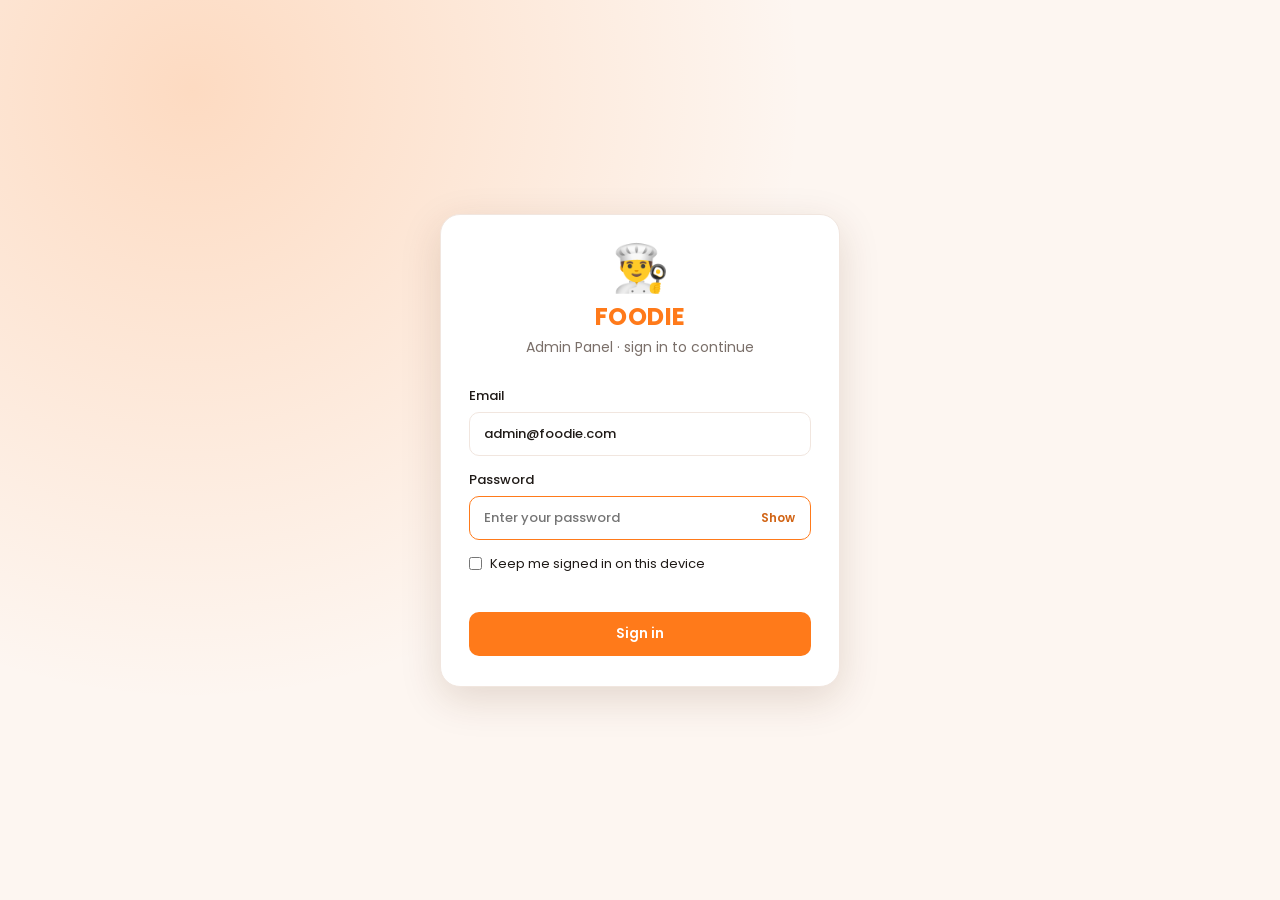
<file: legacy/frontend/admin/index.html>
<!DOCTYPE html>
<html lang="en">
<head>
<meta charset="UTF-8">
<meta name="viewport" content="width=device-width, initial-scale=1">
<title>Foodie – Admin Panel</title>
<link href="https://fonts.googleapis.com/css2?family=Poppins:wght@400;500;600;700&display=swap" rel="stylesheet">
<link rel="stylesheet" href="style.css">
</head>
<body>

<section class="login" id="login" hidden>
  <form class="login-card" id="loginForm" novalidate aria-labelledby="loginTitle">
    <div class="login-logo">👨‍🍳</div>
    <h1 id="loginTitle">FOODIE</h1>
    <p class="login-sub">Admin Panel · sign in to continue</p>
    <p class="login-msg" id="loginMsg" role="status"></p>
    <label>Email<input id="lemail" type="email" autocomplete="username" placeholder="admin@foodie.com"></label>
    <label>Password<span class="pw-wrap"><input id="lpw" type="password" autocomplete="current-password" placeholder="Enter your password"><button type="button" id="lpwShow" class="pw-show" aria-label="Show or hide password">Show</button></span></label>
    <label class="remember"><input type="checkbox" id="lremember"> Keep me signed in on this device</label>
    <small class="err" id="loginErr" role="alert"></small>
    <button class="btn login-btn">Sign in</button>
    <p class="login-hint" id="loginHint" hidden></p>
  </form>
</section>

<aside class="sidebar" id="sidebar">
  <div class="brand"><div class="logo">👨‍🍳</div><div><h1>FOODIE</h1><small>Admin Panel</small><span class="online">● Online</span></div></div>
  <nav class="nav" id="nav"></nav>
  <div class="side-art">🍽️</div>
</aside>
<div class="scrim" id="scrim"></div>

<div class="main">
  <div class="banner" id="banner" hidden>🛠️ Maintenance mode is ON</div>
  <header class="topbar">
    <button class="menu-btn" id="menuBtn" aria-label="Open menu">☰</button>
    <div class="search-wrap">
      <label class="search"><span aria-hidden="true">🔍</span><input id="globalSearch" type="search" autocomplete="off" placeholder="Search orders, users, restaurants, pages…" aria-label="Search everything" role="combobox" aria-expanded="false" aria-controls="srPanel"><kbd title="Press / to search">/</kbd></label>
      <div class="sr-panel" id="srPanel" role="listbox" hidden></div>
    </div>
    <div class="top-right">
      <div class="bell-wrap">
        <button class="bell" id="bell" aria-label="Notifications" aria-haspopup="true" aria-expanded="false" aria-controls="notifPanel">🔔<b id="bellCount" hidden>0</b></button>
        <div class="panel" id="notifPanel" role="dialog" aria-label="Notifications" hidden></div>
      </div>
      <div class="profile" id="profile">
        <button class="profile-btn" id="profileBtn" aria-haspopup="true" aria-expanded="false"><div class="avatar" id="topAvatar"></div><span id="topName"></span><span class="caret">▾</span></button>
        <div class="dropdown" id="dropdown">
          <div class="dd-head"><b id="ddName"></b><small id="ddEmail"></small></div>
          <a href="#settings?tab=profile">👤 Profile</a><a href="#settings?tab=theme">🎨 Theme</a><a href="#settings?tab=account">🔐 Account</a><a href="#settings?tab=notifications">⚙️ Settings</a><a href="#notifications">🔔 Notifications</a><a href="#logout" id="logout2">🚪 Logout</a>
        </div>
      </div>
    </div>
  </header>
  <main id="view" tabindex="-1"></main>
</div>
<div class="modal" id="rejModal" role="dialog" aria-modal="true" aria-labelledby="rejTitle" hidden>
  <div class="modal-box">
    <h3 id="rejTitle">Reject registration</h3>
    <p class="sub">Tell <b id="rejName"></b> why this registration is being rejected.</p>
    <label for="rejText">Reason for rejection <span aria-hidden="true" style="color:#e53935">*</span></label>
    <textarea id="rejText" maxlength="200" placeholder="e.g. Documents are incomplete or unclear"></textarea>
    <div class="modal-meta"><small class="err" id="rejErr" role="alert"></small><small id="rejCount">0/200</small></div>
    <div class="modal-actions"><button type="button" class="btn ghost" id="rejCancel">Cancel</button><button type="button" class="btn danger" id="rejOk">Reject</button></div>
  </div>
</div>
<div id="toast" role="status"></div>

<script src="script.js"></script>
</body>
</html>
</file>
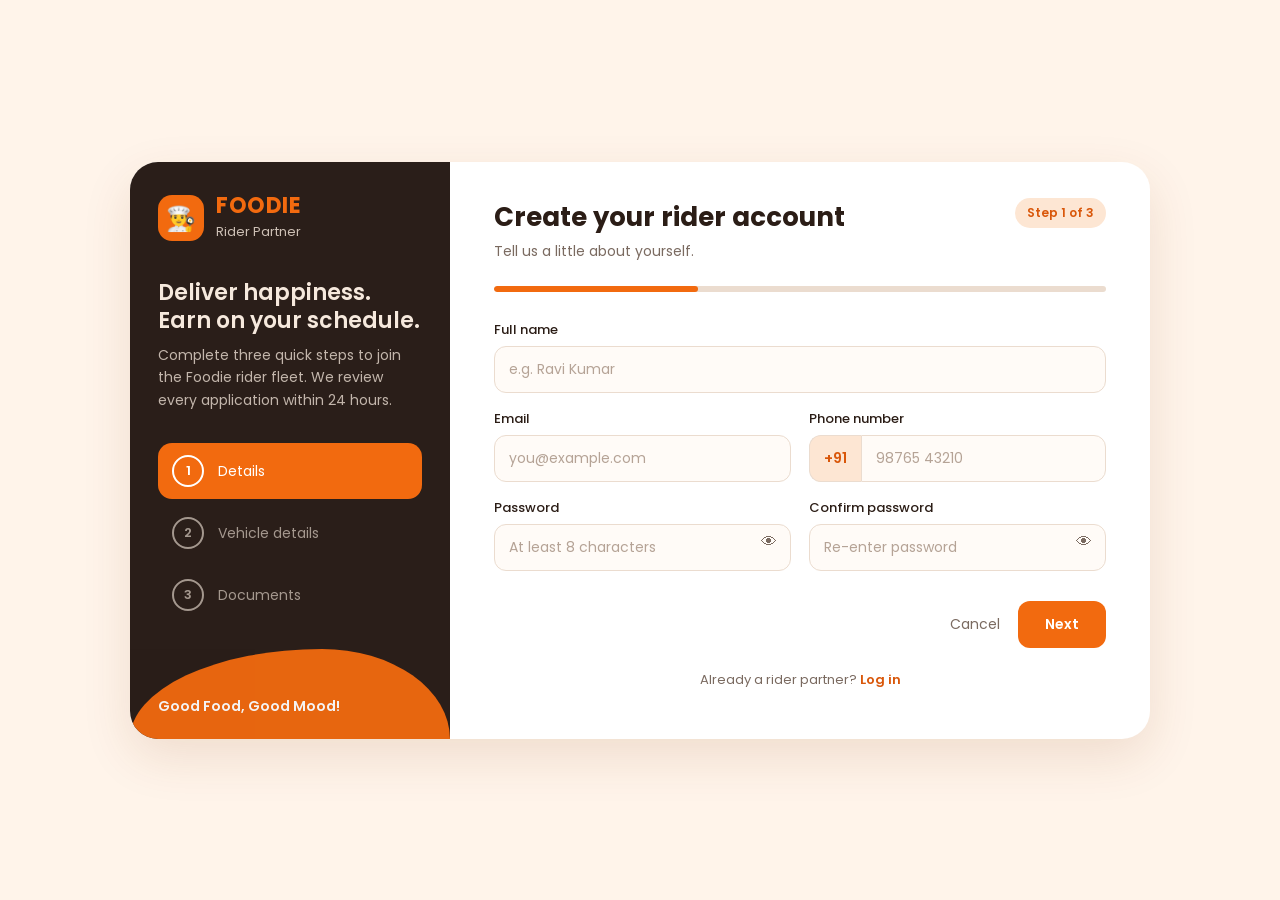
<file: legacy/frontend/rider/index.html>
<!DOCTYPE html>
<html lang="en">
<head>
<meta charset="utf-8">
<meta name="viewport" content="width=device-width, initial-scale=1, viewport-fit=cover">
<title>Foodie – Rider Registration</title>
<link href="https://fonts.googleapis.com/css2?family=Poppins:wght@400;500;600;700&display=swap" rel="stylesheet">
<link rel="stylesheet" href="style.css">
</head>
<body>
<div class="shell">
  <aside>
    <div class="brand"><div class="logo" aria-hidden="true">👨‍🍳</div><div><b>FOODIE</b><span>Rider Partner</span></div></div>
    <h2>Deliver happiness. Earn on your schedule.</h2>
    <p>Complete three quick steps to join the Foodie rider fleet. We review every application within 24 hours.</p>
    <ol class="steps" id="steps">
      <li class="active"><span class="dot">1</span>Details</li>
      <li><span class="dot">2</span>Vehicle details</li>
      <li><span class="dot">3</span>Documents</li>
    </ol>
    <div class="wave" aria-hidden="true"></div>
  </aside>

  <main>
    <div id="formArea">
      <div class="top">
        <div><h1 id="title">Create your rider account</h1><p class="sub" id="sub">Tell us a little about yourself.</p></div>
        <span class="badge" id="badge">Step 1 of 3</span>
      </div>
      <div class="bar"><i id="bar"></i></div>

      <!-- Step 1 -->
      <section class="step show" data-step="0">
        <div class="grid">
          <div class="f full"><label for="name">Full name</label><input id="name" type="text" placeholder="e.g. Ravi Kumar" autocomplete="name"><div class="msg">Enter your full name.</div></div>
          <div class="f"><label for="email">Email</label><input id="email" type="email" placeholder="you@example.com" autocomplete="email"><div class="msg">Enter a valid email address.</div></div>
          <div class="f"><label for="phone">Phone number</label><div class="phone"><span class="cc">+91</span><input id="phone" type="tel" inputmode="numeric" maxlength="10" placeholder="98765 43210" autocomplete="tel-national"></div><div class="msg">Enter a 10-digit mobile number.</div></div>
          <div class="f"><label for="pw">Password</label><input id="pw" type="password" placeholder="At least 8 characters" autocomplete="new-password"><button type="button" class="eye" data-eye="pw" aria-label="Show password">👁</button><div class="msg">Use at least 8 characters.</div></div>
          <div class="f"><label for="pw2">Confirm password</label><input id="pw2" type="password" placeholder="Re-enter password" autocomplete="new-password"><button type="button" class="eye" data-eye="pw2" aria-label="Show password">👁</button><div class="msg">Passwords don’t match.</div></div>
        </div>
      </section>

      <!-- Step 2 -->
      <section class="step" data-step="1">
        <label style="margin-bottom:10px">Select vehicle</label>
        <div class="vehicles" id="vehicles">
          <label class="veh"><input type="radio" name="veh" value="Bike" checked><span class="em">🏍️</span><span class="t">Bike</span></label>
          <label class="veh"><input type="radio" name="veh" value="Scooter"><span class="em">🛵</span><span class="t">Scooter</span></label>
          <label class="veh"><input type="radio" name="veh" value="Cycle"><span class="em">🚲</span><span class="t">Cycle</span></label>
          <label class="veh"><input type="radio" name="veh" value="Van"><span class="em">🚐</span><span class="t">Van</span></label>
        </div>
        <div class="grid" style="margin-top:22px" id="vfields">
          <div class="f"><label for="lic">Licence number</label><input id="lic" type="text" placeholder="e.g. AP31 20240012345" style="text-transform:uppercase"><div class="msg">Enter your driving licence number.</div></div>
          <div class="f"><label for="vno">Vehicle number</label><input id="vno" type="text" placeholder="e.g. AP 07 AB 1234" style="text-transform:uppercase"><div class="msg">Enter your vehicle registration number.</div></div>
          <p class="sub full" id="cycleNote" style="display:none">Cycle riders don’t need a licence or vehicle number. You can continue.</p>
        </div>
      </section>

      <!-- Step 3 -->
      <section class="step" data-step="2">
        <div class="grid" style="grid-template-columns:1fr">
          <div class="f"><label>Upload Aadhaar</label><div class="drop" data-key="aadhaar"><input type="file" accept="image/*,.pdf"><div class="ico">🪪</div><div><b>Choose a file</b><small>Front side · JPG, PNG or PDF</small></div></div><div class="msg">Upload your Aadhaar card.</div></div>
          <div class="f" id="licUp"><label>Upload licence</label><div class="drop" data-key="licence"><input type="file" accept="image/*,.pdf"><div class="ico">📄</div><div><b>Choose a file</b><small>Driving licence · JPG, PNG or PDF</small></div></div><div class="msg">Upload your driving licence.</div></div>
          <div class="f"><label>Upload your photo</label><div class="drop" data-key="photo"><input type="file" accept="image/*"><div class="ico">🙂</div><div><b>Choose a photo</b><small>Clear face photo · JPG or PNG</small></div></div><div class="msg">Upload a clear photo of yourself.</div></div>
        </div>
      </section>

      <div class="actions">
        <button type="button" class="b ghost" id="back" style="visibility:hidden">Back</button>
        <div class="right">
          <button type="button" class="link" id="cancel">Cancel</button>
          <button type="button" class="b primary" id="next">Next</button>
        </div>
      </div>
      <p class="foot">Already a rider partner? <a href="login.html">Log in</a></p>
    </div>

    <div class="done-box" id="done">
      <div class="big">✓</div>
      <h1>You’re registered!</h1>
      <p class="sub">Thanks, <span id="sName"></span>. Our team will verify your documents within 24 hours.</p>
      <dl class="sum" id="sum"></dl><br>
      <a class="b primary" href="login.html">Go to login</a>
      <button type="button" class="b ghost" id="again">Register another rider</button>
    </div>
  </main>
</div>

<script src="script.js"></script>
</body>
</html>
</file>
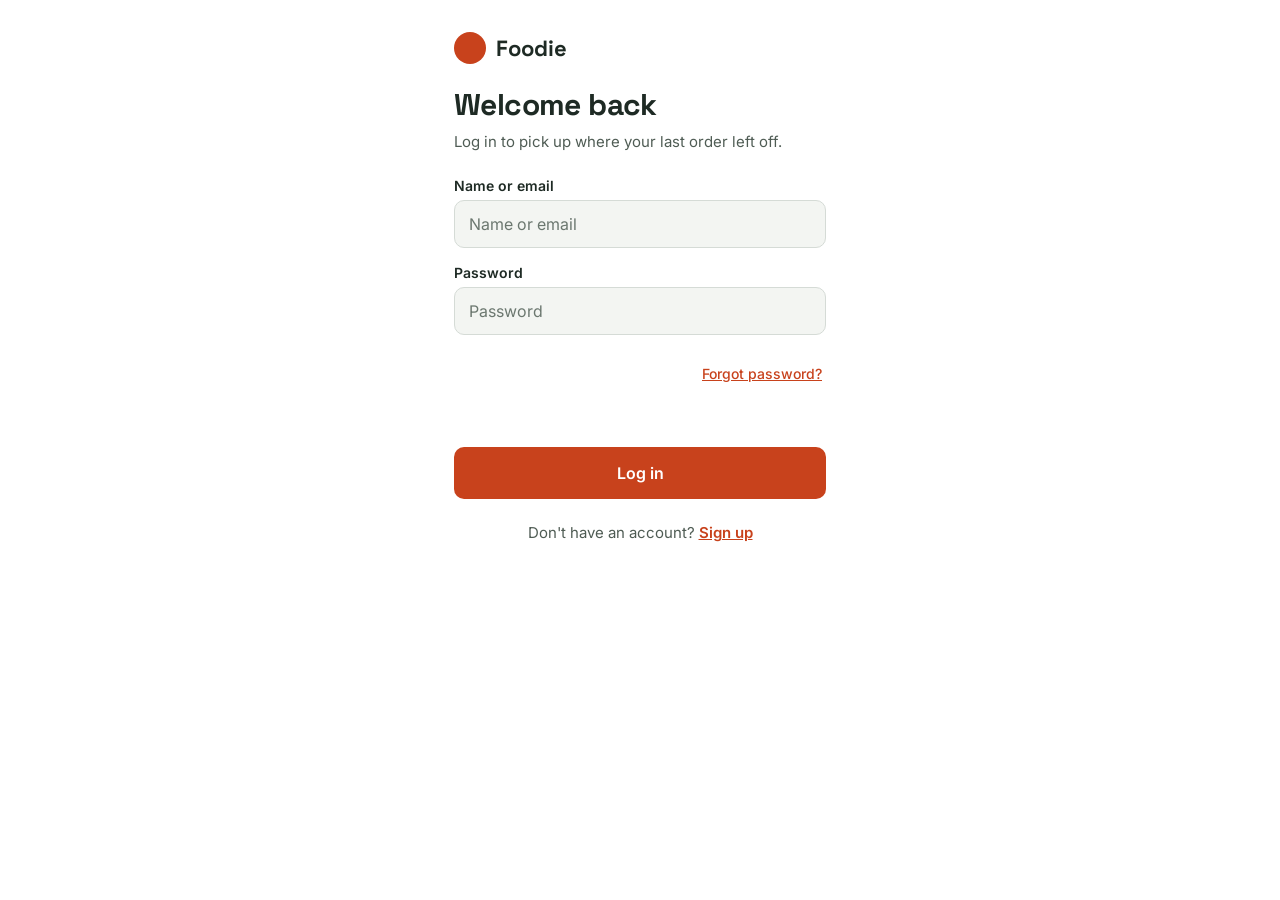
<file: legacy/frontend/customer/home.html>
<!doctype html>
<html lang="en">
<head>
  <meta charset="utf-8">
  <meta name="viewport" content="width=device-width, initial-scale=1">
  <title>Home | Foodie</title>
  <link rel="preconnect" href="https://fonts.googleapis.com">
  <link href="https://fonts.googleapis.com/css2?family=Inter:wght@400;500;600&family=Space+Grotesk:wght@700&display=swap" rel="stylesheet">
  <link rel="stylesheet" href="style.css">
</head>
<body class="app-body">
  <header class="app-top">
    <div class="brand"><span class="brand-mark"></span>Foodie</div>
    <nav class="app-nav"><button class="on" data-view="restaurants">Restaurants</button><button data-view="orders">My orders</button><button data-view="cart">Cart <b id="cartCount">0</b></button></nav>
    <div class="app-user"><span id="welcome">Welcome!</span><button id="logout" class="btn-ghost" type="button">Log out</button></div>
  </header>

  <main class="app-main">
    <section id="v-restaurants">
      <h1>Hungry? Order from kitchens near you</h1>
      <div id="restList" class="grid"></div>
      <div id="menuBox" hidden>
        <button class="link-btn" id="backRest" type="button">← All restaurants</button>
        <h2 id="menuTitle"></h2>
        <div id="menuList" class="menu"></div>
      </div>
    </section>

    <section id="v-cart" hidden>
      <h1>Your cart</h1>
      <div id="cartBox"></div>
    </section>

    <section id="v-orders" hidden>
      <h1>My orders</h1>
      <div id="orderList" class="orders"></div>
    </section>
  </main>

  <div id="toast" role="status"></div>
  <script src="home.js"></script>
</body>
</html>
</file>
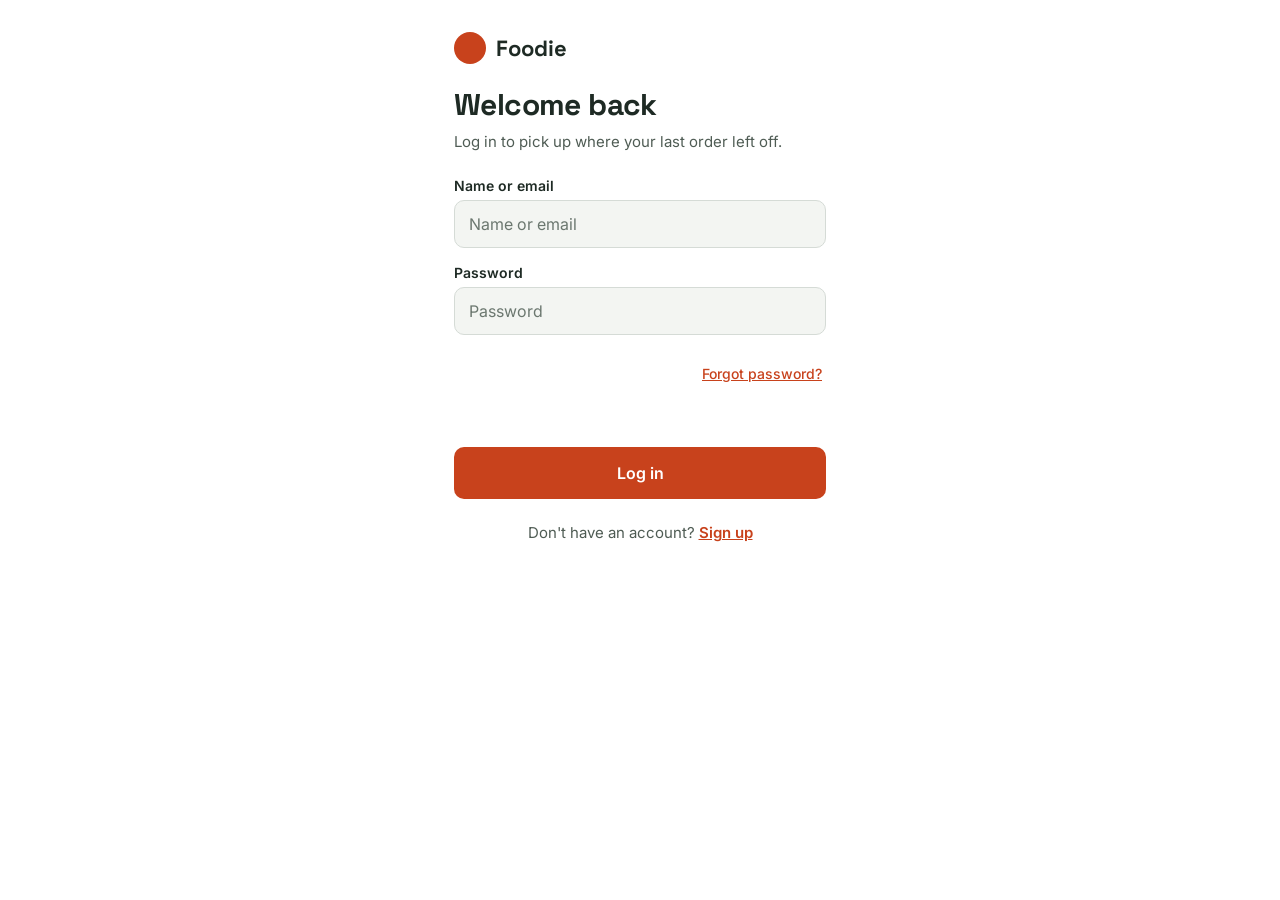
<file: legacy/frontend/customer/login.html>
<!doctype html>
<html lang="en">
<head>
  <meta charset="utf-8">
  <meta name="viewport" content="width=device-width, initial-scale=1">
  <title>Login | Foodie</title>
  <link rel="preconnect" href="https://fonts.googleapis.com">
  <link href="https://fonts.googleapis.com/css2?family=Inter:wght@400;500;600&family=Space+Grotesk:wght@700&display=swap" rel="stylesheet">
  <link rel="stylesheet" href="style.css">
</head>
<body>
  <main class="card">
    <div class="brand"><span class="brand-mark"></span>Foodie</div>

    <div>
      <h1>Welcome back</h1>
      <p class="sub">Log in to pick up where your last order left off.</p>
    </div>

    <form id="login-form">
      <div class="field">
        <label for="identity">Name or email</label>
        <input id="identity" name="identity" type="text" required autocomplete="username" placeholder="Name or email">
      </div>
      <div class="field">
        <label for="password">Password</label>
        <input id="password" name="password" type="password" required autocomplete="current-password" placeholder="Password">
      </div>
      <button id="forgot" class="link-btn" type="button">Forgot password?</button>
      <p id="message" class="message" role="alert"></p>
      <button class="btn" type="submit">Log in</button>
    </form>

    <p class="switch">Don't have an account? <a href="register.html">Sign up</a></p>
  </main>
  <script src="app.js"></script>
</body>
</html>
</file>
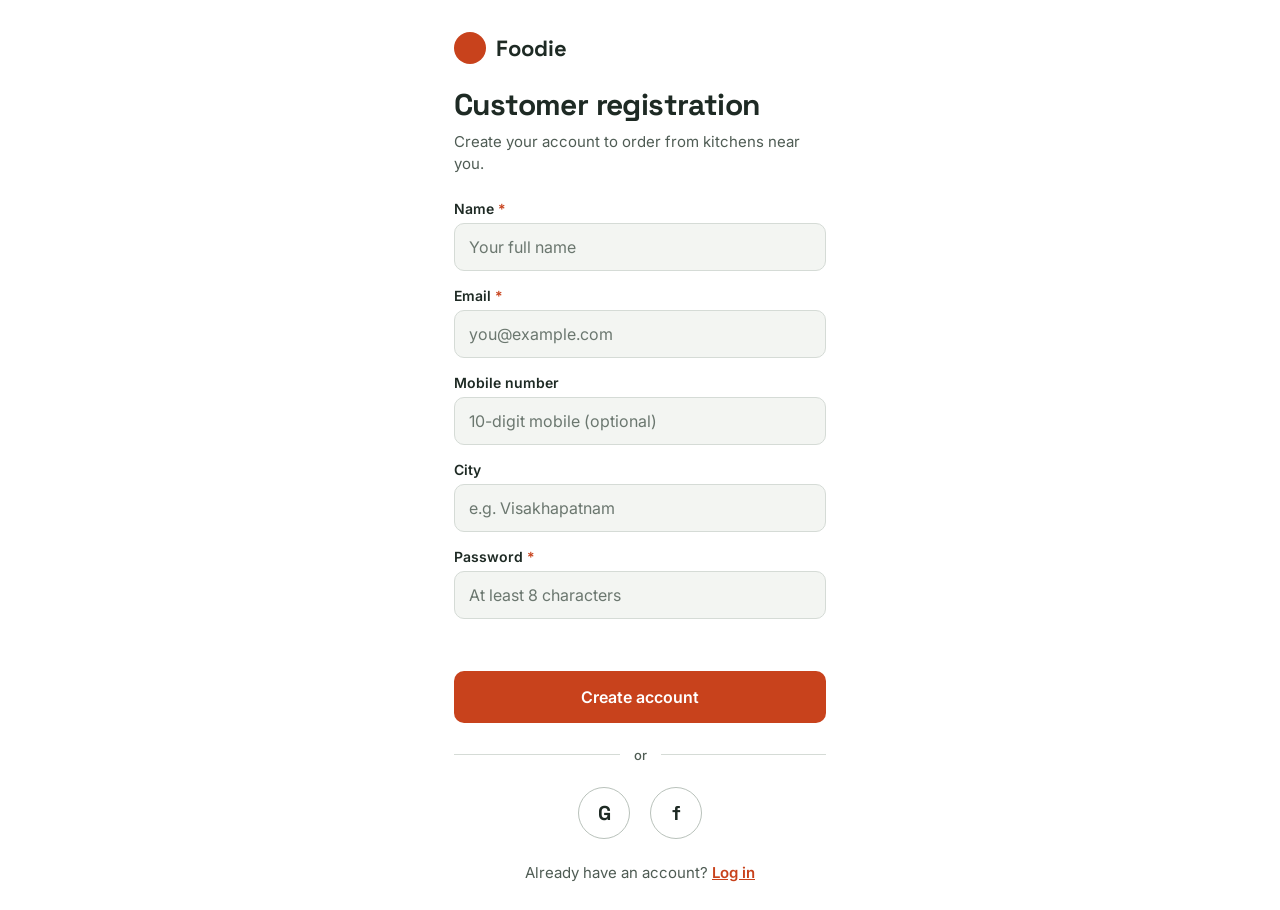
<file: legacy/frontend/customer/register.html>
<!doctype html>
<html lang="en">
<head>
  <meta charset="utf-8">
  <meta name="viewport" content="width=device-width, initial-scale=1">
  <title>Customer Registration | Foodie</title>
  <link rel="preconnect" href="https://fonts.googleapis.com">
  <link href="https://fonts.googleapis.com/css2?family=Inter:wght@400;500;600&family=Space+Grotesk:wght@700&display=swap" rel="stylesheet">
  <link rel="stylesheet" href="style.css">
</head>
<body>
  <main class="card">
    <div class="brand"><span class="brand-mark"></span>Foodie</div>

    <div>
      <h1>Customer registration</h1>
      <p class="sub">Create your account to order from kitchens near you.</p>
    </div>

    <form id="register-form">
      <div class="field">
        <label for="name">Name <span class="req" aria-hidden="true">*</span></label>
        <input id="name" name="name" type="text" required autocomplete="name" placeholder="Your full name">
      </div>
      <div class="field">
        <label for="email">Email <span class="req" aria-hidden="true">*</span></label>
        <input id="email" name="email" type="email" required autocomplete="email" placeholder="you@example.com">
      </div>
      <div class="field">
        <label for="phone">Mobile number</label>
        <input id="phone" name="phone" type="tel" inputmode="numeric" maxlength="10" autocomplete="tel-national" placeholder="10-digit mobile (optional)">
      </div>
      <div class="field">
        <label for="city">City</label>
        <input id="city" name="city" type="text" autocomplete="address-level2" placeholder="e.g. Visakhapatnam">
      </div>
      <div class="field">
        <label for="password">Password <span class="req" aria-hidden="true">*</span></label>
        <input id="password" name="password" type="password" required minlength="8" autocomplete="new-password" placeholder="At least 8 characters">
      </div>
      <p id="message" class="message" role="alert"></p>
      <button class="btn" type="submit">Create account</button>
    </form>

    <div class="divider">or</div>

    <div class="social">
      <button type="button" data-social="Google" aria-label="Continue with Google">G</button>
      <button type="button" data-social="Facebook" aria-label="Continue with Facebook">f</button>
    </div>

    <p class="switch">Already have an account? <a href="login.html">Log in</a></p>
  </main>
  <script src="app.js"></script>
</body>
</html>
</file>
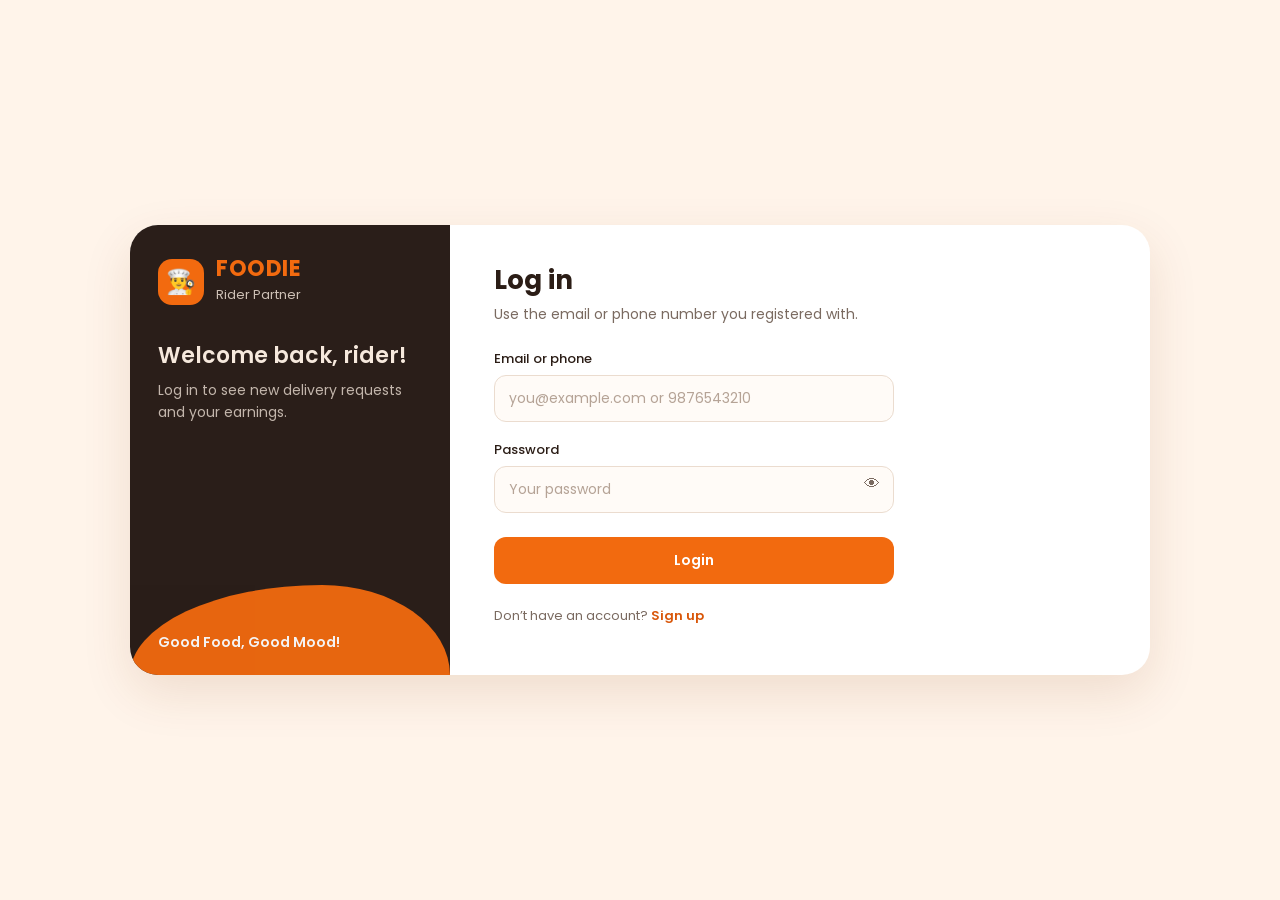
<file: legacy/frontend/rider/dashboard.html>
<!doctype html>
<html lang="en"><head><meta charset="utf-8"><meta name="viewport" content="width=device-width, initial-scale=1"><title>Foodie | Rider Hub</title>
<link rel="preconnect" href="https://fonts.googleapis.com"><link rel="preconnect" href="https://fonts.gstatic.com" crossorigin><link href="https://fonts.googleapis.com/css2?family=DM+Sans:wght@400;500;600;700;800&family=Outfit:wght@500;600;700;800&display=swap" rel="stylesheet"><link rel="stylesheet" href="dashboard.css"></head>
<body><div class="layout individual-layout"><main class="main"><header class="topbar">
<a class="brand top-brand" href="#overview"><span class="brand-icon">🍔</span><span><b>FOODIE</b><small>Rider Partner</small></span></a>
<nav class="top-nav" aria-label="Rider navigation"><button class="nav active" data-tab="overview">Overview</button><button class="nav" data-tab="available">Available pickups</button><button class="nav" data-tab="active">My deliveries</button><button class="nav" data-tab="completed">Completed</button><button class="nav" data-tab="earnings">Earnings</button></nav>
<div class="top-right"><div class="top-user"><div class="avatar tiny">🛵</div><b id="topName">Rider</b><button class="profile-menu" data-tab="profile">My profile</button></div><button class="profile-menu" id="logoutBtn">Log out</button></div></header>
<div class="content">
<section class="tab-page show" id="tab-overview">
<div class="welcome"><div><p class="eyebrow">YOUR FOODIE RIDER HUB</p><h1>Hello, <span id="welcomeName">Rider</span>! Ready to ride?</h1><p class="sub">Deliver delicious moments. Make every trip count.</p></div><div class="online-box"><div><b>Availability</b><small id="onlineLabel">You are offline</small></div><button class="toggle" id="onlineToggle" aria-label="Toggle availability" aria-pressed="false"><span></span></button></div></div>
<div class="online-banner" id="onlineBanner"><div class="banner-icon">🛵</div><div><b id="bannerTitle">You're offline right now</b><p id="bannerText">Go online when you're ready to receive food delivery requests.</p></div><button id="onlineAction">Go online</button></div>
<div class="section-head"><div><h2>Today's performance</h2><p>Here's how your delivery day is going.</p></div><span class="date-pill">Today · <span id="todayDate"></span></span></div>
<div class="stats"><article class="stat orange-tint"><div class="stat-head">Total deliveries <span>🛵</span></div><strong id="statDeliveries">0</strong><small class="up">Completed today</small></article><article class="stat purple-tint"><div class="stat-head">Today's earnings <span>₹</span></div><strong id="statEarnings">₹0</strong><small class="up">Delivery earnings</small></article><article class="stat green-tint"><div class="stat-head">Active deliveries <span>📦</span></div><strong id="statActive">0</strong><small>Orders in progress</small></article><article class="stat yellow-tint"><div class="stat-head">Customer rating <span>⭐</span></div><strong id="statRating">—</strong><small id="ratingCaption">Based on customer reviews</small></article></div>
<div class="main-grid"><section class="panel feedback-panel"><div class="panel-title"><div><h2>Customer feedback</h2><p>Recent ratings from your deliveries</p></div><span class="rating-average" id="ratingAverage">⭐ —</span></div><div id="reviewsList"><p class="sub-note">Your customer reviews will appear here.</p></div></section>
<section class="panel area-panel"><div class="panel-title"><div><h2>My delivery areas</h2><p>Choose the areas where you can accept deliveries.</p></div><span class="area-icon">📍</span></div><div class="area-tags" id="areaTags"></div><div class="add-area"><input id="areaInput" maxlength="100" placeholder="Add delivery area"><button id="addArea">+ Add</button></div><div class="location-status"><i></i> Manage the areas where you are available</div></section></div>
<section class="orders-section"><div class="orders-toolbar"><div><h2>My deliveries</h2><p>Manage your food orders from pickup to doorstep.</p></div><label class="search"><span>⌕</span><input id="orderSearch" placeholder="Search by order ID or restaurant"></label></div>
<div class="tabs" role="tablist"><button class="filter active" data-filter="all">All <b id="countAll">0</b></button><button class="filter" data-filter="active">Active <b id="countActive">0</b></button><button class="filter" data-filter="completed">Completed <b id="countCompleted">0</b></button><button class="filter" data-filter="cancelled">Cancelled <b id="countCancelled">0</b></button></div><div class="order-list" id="orderList"><div class="panel empty">Loading your deliveries…</div></div></section></section>
<section class="tab-page" id="tab-available"><div class="page-heading"><p class="eyebrow">NEW FOOD DELIVERY REQUESTS</p><h1>Available pickups</h1><p>Orders available for riders in your area.</p></div><div class="order-list" id="availableList"><div class="panel empty">Loading available orders…</div></div></section>
<section class="tab-page" id="tab-active"><div class="page-heading"><p class="eyebrow">PICK UP AND DELIVER</p><h1>My deliveries</h1><p>Track accepted food orders and update their delivery status.</p></div><div class="order-list" id="activeList"></div></section>
<section class="tab-page" id="tab-completed"><div class="page-heading"><p class="eyebrow">YOUR DELIVERY RECORD</p><h1>Completed deliveries</h1><p>Review orders successfully delivered to customers.</p></div><div class="order-list" id="completedList"></div></section>
<section class="tab-page" id="tab-earnings"><div class="page-heading"><p class="eyebrow">YOUR WORK, YOUR REWARD</p><h1>Earnings</h1><p>Track your completed delivery fees and payouts.</p></div><div class="stats"><article class="stat orange-tint"><div class="stat-head">Today's earnings <span>₹</span></div><strong id="earnToday">₹0</strong><small>Completed today</small></article><article class="stat purple-tint"><div class="stat-head">Total earnings <span>₹</span></div><strong id="earnTotal">₹0</strong><small>All completed deliveries</small></article><article class="stat green-tint"><div class="stat-head">Completed orders <span>✓</span></div><strong id="earnCount">0</strong><small>Successfully delivered</small></article><article class="stat yellow-tint"><div class="stat-head">Average per delivery <span>₹</span></div><strong id="earnAverage">₹0</strong><small>Average earning</small></article></div></section>
<section class="tab-page" id="tab-profile"><div class="page-heading"><p class="eyebrow">YOUR FOODIE ACCOUNT</p><h1>My rider profile</h1><p>View and update your personal and vehicle details.</p></div><form class="panel profile" id="profileForm"><div class="avatar profile-avatar">🛵</div><div><h2 id="profileNameHeading">Rider</h2><p>Approved Foodie Delivery Partner</p><span class="status delivered" id="profileStatus">Approved</span></div><div class="profile-grid"><label>Full name<input id="profileName" name="name" required maxlength="100"></label><label>Phone number<input id="profilePhone" name="phone" required maxlength="10" inputmode="numeric"></label><label>Email address<input id="profileEmail" readonly></label><label>Vehicle type<input id="profileVehicle" name="vehicle" maxlength="20"></label><label>Vehicle number<input id="profileVehicleNumber" name="vehicle_number" maxlength="20"></label><label>City<input id="profileCity" name="city" maxlength="100"></label><label>Driving licence number<input id="profileLicence" readonly></label></div><button class="primary-action" type="submit">Save profile changes</button></form></section>
<section class="tab-page" id="tab-help"><div class="page-heading"><p class="eyebrow">WE'RE HERE FOR YOU</p><h1>Help & Support</h1><p>Get assistance with orders, payments or your rider account.</p></div><div class="panel empty">For support, please contact your Foodie administrator.</div></section>
<footer>© 2026 Foodie · Good Food, Good Mood! <button class="footer-help" data-tab="help">Help & Support</button></footer></div></main></div><div class="toast" id="toast" role="status" aria-live="polite"></div><script src="dashboard.js"></script></body></html>
</file>
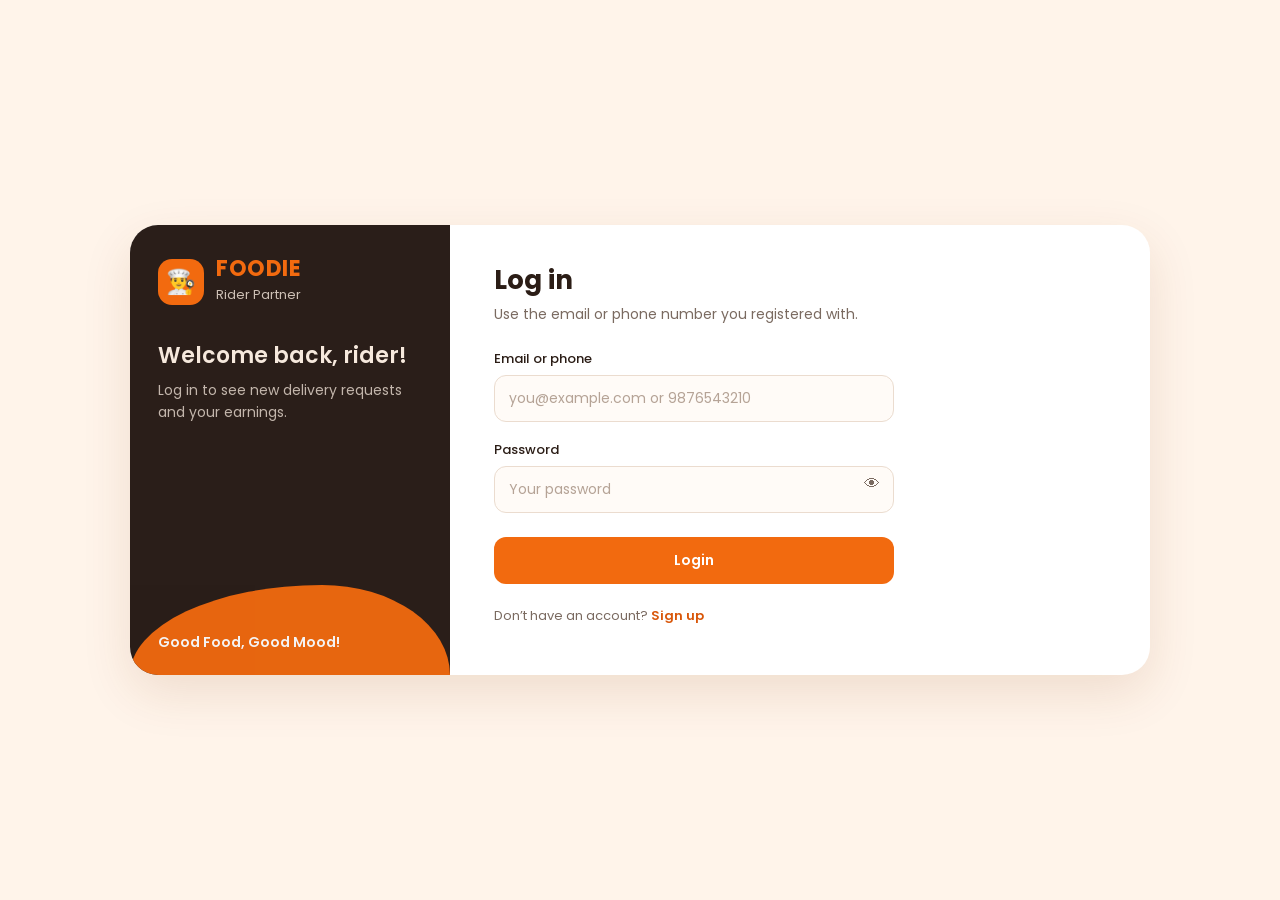
<file: legacy/frontend/rider/login.html>
<!DOCTYPE html>
<html lang="en">
<head>
<meta charset="utf-8">
<meta name="viewport" content="width=device-width, initial-scale=1, viewport-fit=cover">
<title>Foodie – Rider Login</title>
<link href="https://fonts.googleapis.com/css2?family=Poppins:wght@400;500;600;700&display=swap" rel="stylesheet">
<!-- Same stylesheet as the registration page -->
<link rel="stylesheet" href="style.css">
</head>
<body>
<div class="shell">
  <aside>
    <div class="brand"><div class="logo" aria-hidden="true">👨‍🍳</div><div><b>FOODIE</b><span>Rider Partner</span></div></div>
    <h2>Welcome back, rider!</h2>
    <p>Log in to see new delivery requests and your earnings.</p>
    <div class="wave" aria-hidden="true"></div>
  </aside>

  <main>
    <!-- LOGIN FORM (from your sketch): Username = email or phone, Password, Login, Sign up link -->
    <div id="loginArea">
      <div class="top">
        <div><h1>Log in</h1><p class="sub">Use the email or phone number you registered with.</p></div>
      </div>

      <div class="alert" id="alert" role="alert"></div>

      <form id="loginForm" class="login-form" novalidate>
        <div class="f">
          <label for="identifier">Email or phone</label>
          <input id="identifier" type="text" placeholder="you@example.com or 9876543210" autocomplete="username">
          <div class="msg">Enter your email or phone number.</div>
        </div>
        <div class="f">
          <label for="password">Password</label>
          <input id="password" type="password" placeholder="Your password" autocomplete="current-password">
          <button type="button" class="eye" data-eye="password" aria-label="Show password">👁</button>
          <div class="msg">Enter your password.</div>
        </div>
        <button type="submit" class="b primary wide">Login</button>
      </form>

      <p class="foot" style="text-align:left">Don’t have an account? <a href="index.html">Sign up</a></p>
    </div>

    <!-- WELCOME SCREEN: shown after a successful login -->
    <div class="done-box" id="welcome">
      <div class="big">✓</div>
      <h1>Welcome back, <span id="wName"></span>!</h1>
      <p class="sub">You’re logged in.</p>
      <dl class="sum" id="wSum"></dl><br>
      <a class="b primary" href="dashboard.html">Open delivery dashboard</a>
      <button type="button" class="b ghost" id="logout">Log out</button>
    </div>
  </main>
</div>

<script src="login.js"></script>
</body>
</html>
</file>
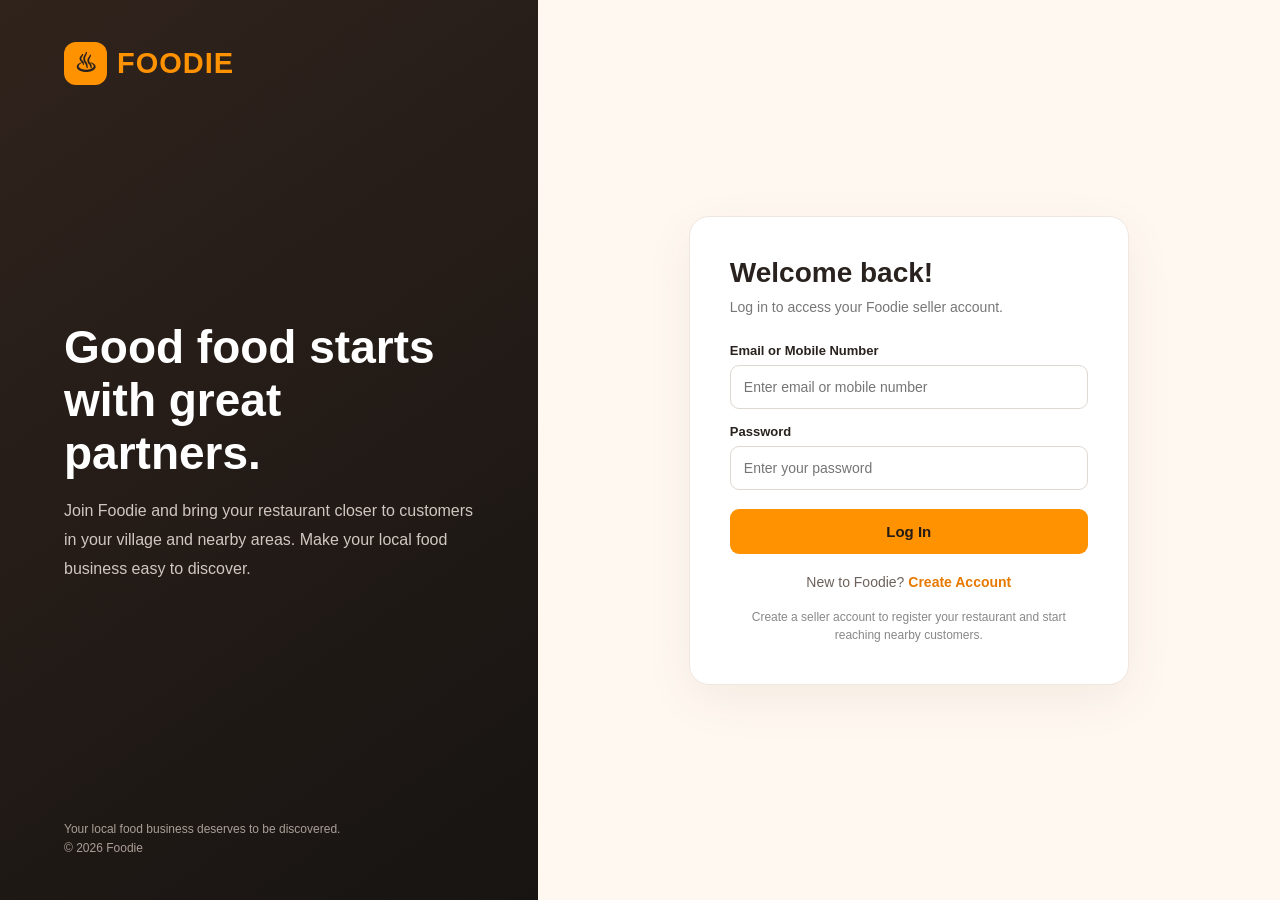
<file: legacy/frontend/seller/seller-account.html>
<!DOCTYPE html>
<html lang="en">
<head>
<meta charset="UTF-8"><meta name="viewport" content="width=device-width, initial-scale=1.0">
<title>Foodie - Seller Account</title>
<link rel="stylesheet" href="seller-account.css"></head>
<body><div class="layout">
<aside class="side-panel"><div class="brand"><span class="mark">♨</span> FOODIE</div>
<div class="pitch"><h1>Good food starts with great partners.</h1><p>Join Foodie and bring your restaurant closer to customers in your village and nearby areas. Make your local food business easy to discover.</p></div>
<div class="panel-foot">Your local food business deserves to be discovered.<br>© 2026 Foodie</div></aside>
<main class="content"><section class="card"><h2>Welcome back!</h2><p class="sub">Log in to access your Foodie seller account.</p>
<form id="loginForm"><label for="email">Email or Mobile Number</label><input id="email" type="text" placeholder="Enter email or mobile number" required><label for="password">Password</label><input id="password" type="password" placeholder="Enter your password" required><button class="btn" type="submit">Log In</button></form>
<p class="create">New to Foodie? <a href="seller-registration.html">Create Account</a></p>
<p class="note">Create a seller account to register your restaurant and start reaching nearby customers.</p><p class="message" id="message"></p>
</section></main></div>
<script src="seller-account.js" defer></script>
</body></html>
</file>
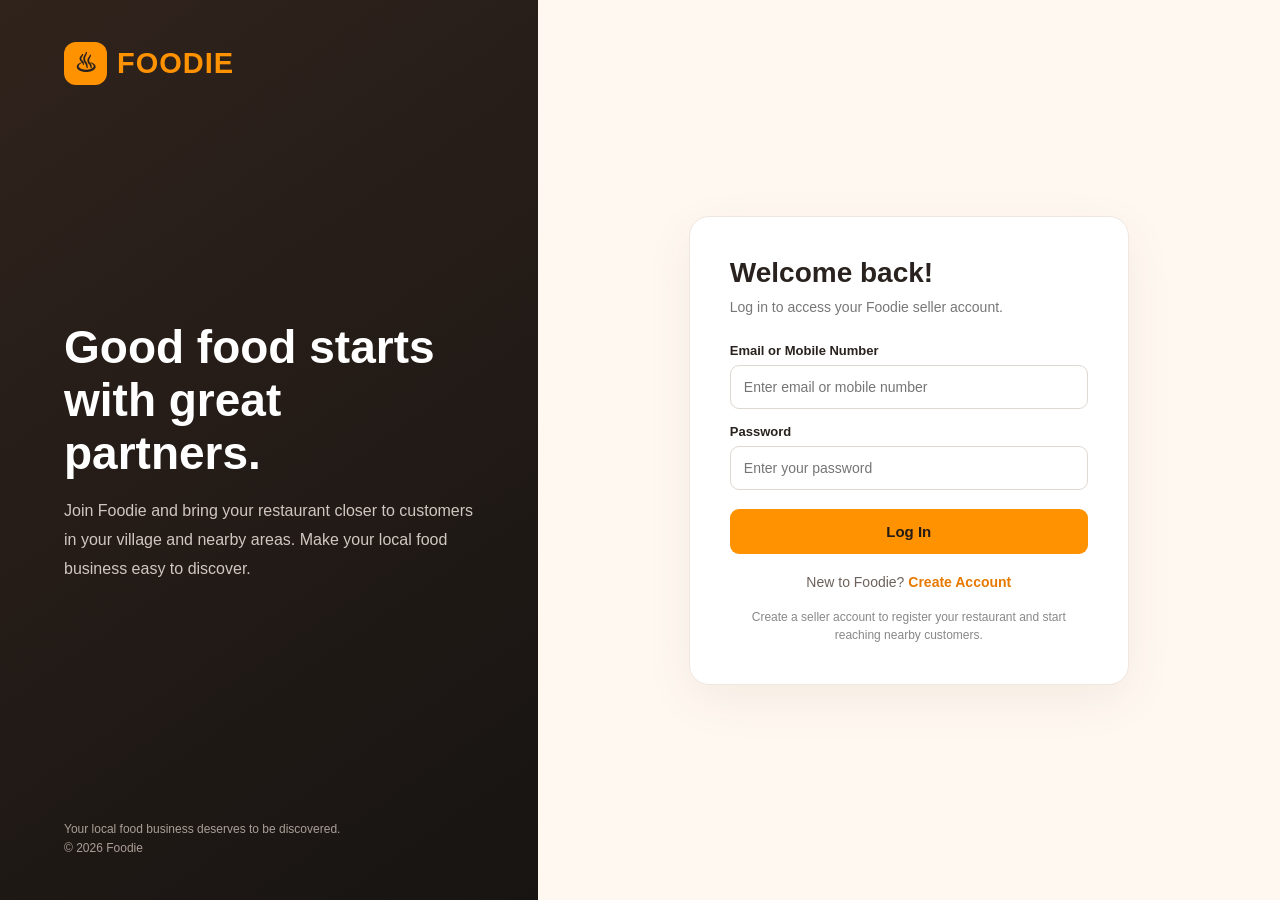
<file: legacy/frontend/seller/seller-dashboard.html>
<!DOCTYPE html>
<html lang="en">
<head>
<meta charset="UTF-8"><meta name="viewport" content="width=device-width, initial-scale=1.0">
<title>Foodie - Seller Dashboard</title>
<link rel="stylesheet" href="seller-dashboard.css">
</head>
<body>
<header class="top">
  <div class="brand"><span class="mark">♨</span> FOODIE <small>Seller</small></div>
  <div class="who"><span id="who"></span><button id="logout" class="ghost">Log out</button></div>
</header>
<main class="wrap">
  <div id="banner" class="banner" hidden></div>
  <nav class="tabs"><button class="on" data-tab="orders">Orders <b id="oCount">0</b></button><button data-tab="menu">My menu</button></nav>

  <section id="tab-orders">
    <div id="orders" class="list"></div>
  </section>

  <section id="tab-menu" hidden>
    <form id="dishForm" class="card row">
      <input id="dName" placeholder="Dish name" required maxlength="120">
      <input id="dEmoji" placeholder="🍛" maxlength="4" class="emoji">
      <input id="dPrice" type="number" min="1" placeholder="Price ₹" required>
      <button class="btn">Add dish</button>
    </form>
    <div id="menu" class="list"></div>
  </section>
</main>
<div id="toast"></div>
<script src="seller-dashboard.js"></script>
</body>
</html>
</file>
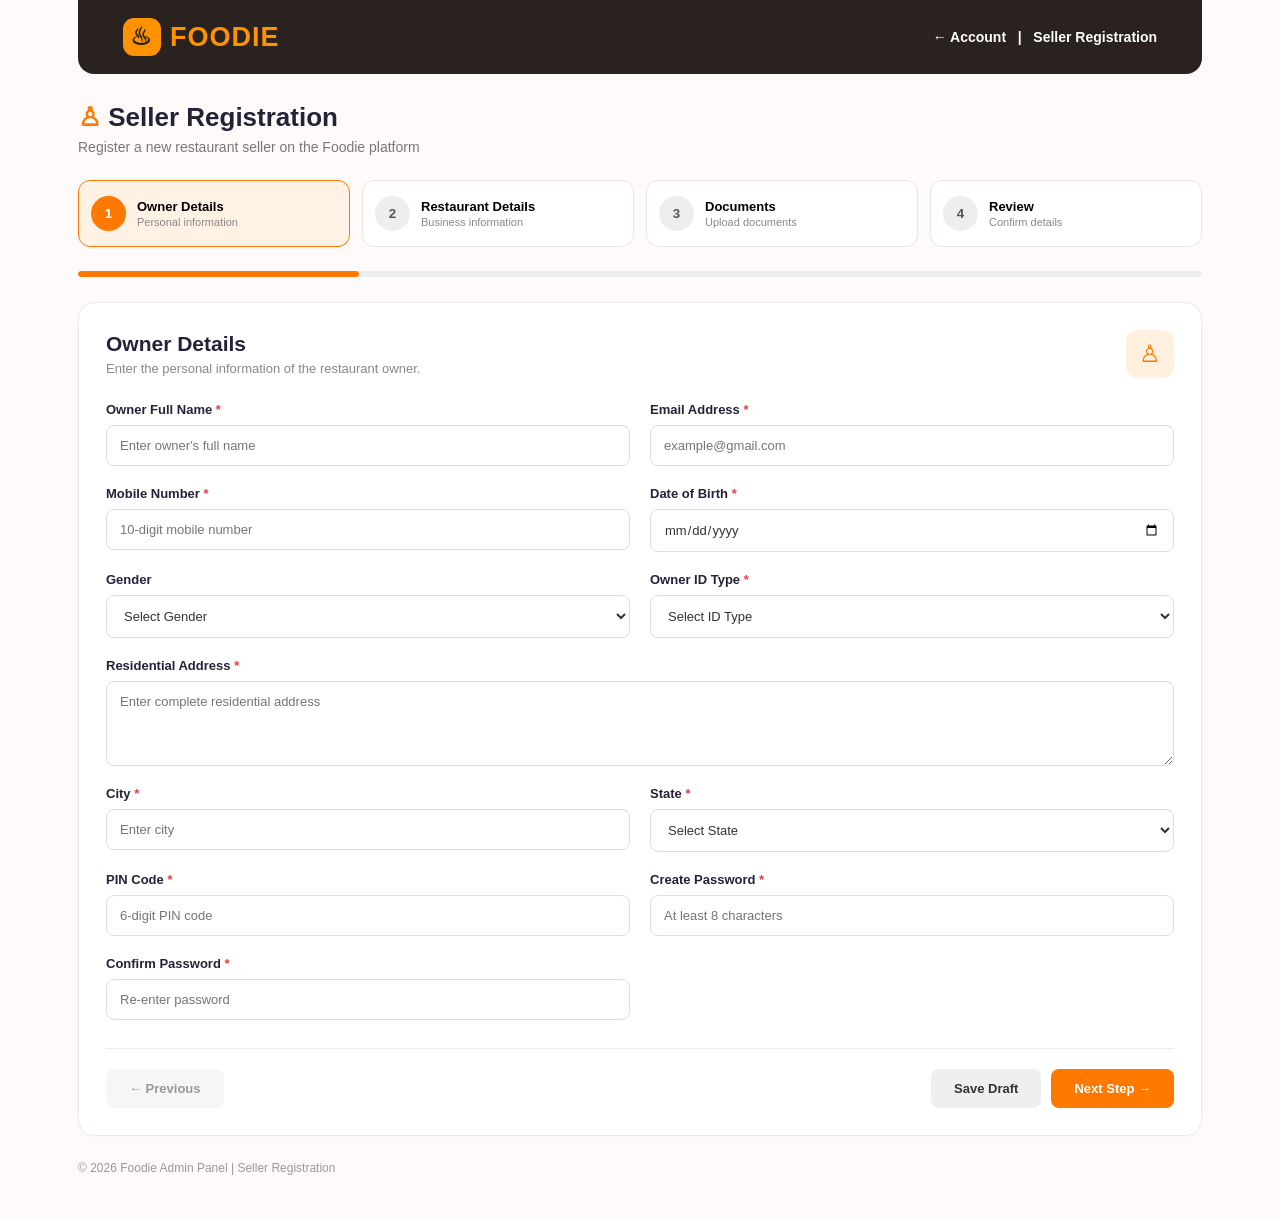
<file: legacy/frontend/seller/seller-registration.html>
<!DOCTYPE html>
<html lang="en">
<head>
<meta charset="UTF-8">
<meta name="viewport" content="width=device-width, initial-scale=1.0">
<title>Foodie - Seller Registration</title>

<link rel="stylesheet" href="seller-registration.css">
</head>

<body>

<div class="container">

<!-- MAIN CONTENT -->

<main class="main">

    <header class="foodie-header">
        <div class="foodie-brand">
            <span class="foodie-mark">♨</span>
            <span>FOODIE</span>
        </div>
        <p><a href="seller-account.html" style="color:#fff;text-decoration:none;">← Account</a> &nbsp; | &nbsp; Seller Registration</p>
    </header>


    <div class="heading">
        <h1><span>♙</span> Seller Registration</h1>
        <p>Register a new restaurant seller on the Foodie platform</p>
    </div>


    <!-- STEP NAVIGATION -->

    <div class="steps">

        <button type="button" class="step active" data-step="0">
            <span class="step-number">1</span>
            <span>
                <strong>Owner Details</strong>
                <small>Personal information</small>
            </span>
        </button>

        <button type="button" class="step" data-step="1">
            <span class="step-number">2</span>
            <span>
                <strong>Restaurant Details</strong>
                <small>Business information</small>
            </span>
        </button>

        <button type="button" class="step" data-step="2">
            <span class="step-number">3</span>
            <span>
                <strong>Documents</strong>
                <small>Upload documents</small>
            </span>
        </button>

        <button type="button" class="step" data-step="3">
            <span class="step-number">4</span>
            <span>
                <strong>Review</strong>
                <small>Confirm details</small>
            </span>
        </button>

    </div>


    <div class="progress-track">
        <div class="progress-bar" id="progressBar"></div>
    </div>


    <!-- REGISTRATION FORM -->

    <form id="sellerForm" novalidate>

    <div class="form-card">

        <div class="message" id="errorMessage">
            Please complete all required fields correctly.
        </div>


        <!-- STEP 1: OWNER DETAILS -->

        <section class="form-step">

            <div class="section-heading">

                <div>
                    <h2>Owner Details</h2>
                    <p>Enter the personal information of the restaurant owner.</p>
                </div>

                <div class="section-icon">♙</div>

            </div>


            <div class="form-grid">

                <div class="field">
                    <label>Owner Full Name <span class="required">*</span></label>
                    <input type="text" id="ownerName"
                        placeholder="Enter owner's full name" required>
                </div>

                <div class="field">
                    <label>Email Address <span class="required">*</span></label>
                    <input type="email" id="ownerEmail"
                        placeholder="example@gmail.com" required>
                </div>

                <div class="field">
                    <label>Mobile Number <span class="required">*</span></label>
                    <input type="tel" id="ownerPhone"
                        placeholder="10-digit mobile number"
                        maxlength="10"
                        pattern="[6-9][0-9]{9}" required>
                </div>

                <div class="field">
                    <label>Date of Birth <span class="required">*</span></label>
                    <input type="date" id="ownerDOB" required>
                </div>

                <div class="field">
                    <label>Gender</label>
                    <select id="ownerGender">
                        <option value="">Select Gender</option>
                        <option>Male</option>
                        <option>Female</option>
                        <option>Other</option>
                        <option>Prefer not to say</option>
                    </select>
                </div>

                <div class="field">
                    <label>Owner ID Type <span class="required">*</span></label>
                    <select id="ownerIDType" required>
                        <option value="">Select ID Type</option>
                        <option>Aadhaar Card</option>
                        <option>Voter ID</option>
                        <option>Passport</option>
                        <option>Driving Licence</option>
                    </select>
                </div>

                <div class="field" id="ownerIDNumberField" hidden>
                    <label id="ownerIDNumberLabel">ID Number <span class="required">*</span></label>
                    <input type="text" id="ownerIDNumber" placeholder="Enter ID number" required disabled>
                </div>

                <div class="field full">
                    <label>Residential Address <span class="required">*</span></label>
                    <textarea id="ownerAddress"
                        placeholder="Enter complete residential address"
                        required></textarea>
                </div>

                <div class="field">
                    <label>City <span class="required">*</span></label>
                    <input type="text" id="ownerCity"
                        placeholder="Enter city" required>
                </div>

                <div class="field">
                    <label>State <span class="required">*</span></label>
                    <select id="ownerState" required>
                        <option value="">Select State</option>
                        <option>Andhra Pradesh</option>
                        <option>Arunachal Pradesh</option>
                        <option>Assam</option>
                        <option>Bihar</option>
                        <option>Chhattisgarh</option>
                        <option>Goa</option>
                        <option>Gujarat</option>
                        <option>Haryana</option>
                        <option>Himachal Pradesh</option>
                        <option>Jharkhand</option>
                        <option>Karnataka</option>
                        <option>Kerala</option>
                        <option>Madhya Pradesh</option>
                        <option>Maharashtra</option>
                        <option>Manipur</option>
                        <option>Meghalaya</option>
                        <option>Mizoram</option>
                        <option>Nagaland</option>
                        <option>Odisha</option>
                        <option>Punjab</option>
                        <option>Rajasthan</option>
                        <option>Sikkim</option>
                        <option>Tamil Nadu</option>
                        <option>Telangana</option>
                        <option>Tripura</option>
                        <option>Uttar Pradesh</option>
                        <option>Uttarakhand</option>
                        <option>West Bengal</option>
                        <option>Andaman and Nicobar Islands</option>
                        <option>Chandigarh</option>
                        <option>Dadra and Nagar Haveli and Daman and Diu</option>
                        <option>Delhi</option>
                        <option>Jammu and Kashmir</option>
                        <option>Ladakh</option>
                        <option>Lakshadweep</option>
                        <option>Puducherry</option>
                        <option>Other</option>
                    </select>
                </div>

                <div class="field" id="ownerStateOtherField" hidden>
                    <label>Enter State Name <span class="required">*</span></label>
                    <input type="text" id="ownerStateOther" placeholder="Enter your state name" disabled>
                </div>

                <div class="field">
                    <label>PIN Code <span class="required">*</span></label>
                    <input type="text" id="ownerPin"
                        placeholder="6-digit PIN code"
                        maxlength="6"
                        pattern="[0-9]{6}" required>
                </div>

                <div class="field">
                    <label>Create Password <span class="required">*</span></label>
                    <input type="password" id="ownerPassword" minlength="8"
                        placeholder="At least 8 characters" autocomplete="new-password" required>
                </div>

                <div class="field">
                    <label>Confirm Password <span class="required">*</span></label>
                    <input type="password" id="ownerPassword2" minlength="8"
                        placeholder="Re-enter password" autocomplete="new-password" required>
                </div>

            </div>

        </section>


        <!-- STEP 2: RESTAURANT DETAILS -->

        <section class="form-step" hidden>

            <div class="section-heading">

                <div>
                    <h2>Restaurant Details</h2>
                    <p>Provide your restaurant and business information.</p>
                </div>

                <div class="section-icon">♜</div>

            </div>


            <div class="form-grid">

                <div class="field">
                    <label>Restaurant Name <span class="required">*</span></label>
                    <input type="text" id="restaurantName"
                        placeholder="Enter restaurant name" required>
                </div>

                <div class="field">
                    <label>Business Type <span class="required">*</span></label>
                    <select id="businessType" required>
                        <option value="">Select Business Type</option>
                        <option>Restaurant</option>
                        <option>Cafe</option>
                        <option>Cloud Kitchen</option>
                        <option>Fast Food Center</option>
                        <option>Bakery</option>
                        <option>Food Truck</option>
                        <option>Other</option>
                    </select>
                </div>

                <div class="field">
                    <label>Cuisine Type <span class="required">*</span></label>
                    <select id="cuisine" required>
                        <option value="">Select Cuisine</option>
                        <option>Indian</option>
                        <option>South Indian</option>
                        <option>North Indian</option>
                        <option>Chinese</option>
                        <option>Italian</option>
                        <option>Continental</option>
                        <option>Fast Food</option>
                        <option>Multi Cuisine</option>
                        <option>Other</option>
                    </select>
                </div>

                <div class="field">
                    <label>Restaurant Contact Number <span class="required">*</span></label>
                    <input type="tel" id="restaurantPhone"
                        placeholder="10-digit mobile number"
                        maxlength="10"
                        pattern="[6-9][0-9]{9}" required>
                </div>

                <div class="field">
                    <label>Restaurant Email <span class="required">*</span></label>
                    <input type="email" id="restaurantEmail"
                        placeholder="restaurant@gmail.com" required>
                </div>

                <div class="field">
                    <label>Year of Establishment</label>
                    <input type="number" id="establishment"
                        placeholder="e.g. 2022"
                        min="1900" max="2026">
                </div>

                <div class="field">
                    <label>Opening Time <span class="required">*</span></label>
                    <input type="time" id="openingTime" required>
                </div>

                <div class="field">
                    <label>Closing Time <span class="required">*</span></label>
                    <input type="time" id="closingTime" required>
                </div>

                <div class="field">
                    <label>Average Price for Two</label>
                    <input type="number" id="price"
                        placeholder="Enter amount in ₹" min="0">
                </div>

                <div class="field">
                    <label>Seating Capacity</label>
                    <input type="number" id="capacity"
                        placeholder="Number of seats" min="0">
                </div>

                <div class="field full">
                    <label>Restaurant Address <span class="required">*</span></label>
                    <textarea id="restaurantAddress"
                        placeholder="Enter complete restaurant address"
                        required></textarea>
                </div>

                <div class="field">
                    <label>Restaurant City <span class="required">*</span></label>
                    <input type="text" id="restaurantCity"
                        placeholder="Enter city" required>
                </div>

                <div class="field">
                    <label>Restaurant PIN Code <span class="required">*</span></label>
                    <input type="text" id="restaurantPin"
                        placeholder="6-digit PIN code"
                        maxlength="6"
                        pattern="[0-9]{6}" required>
                </div>

                <div class="field full">
                    <label>Restaurant Description</label>
                    <textarea id="description"
                        placeholder="Tell us about your restaurant..."></textarea>
                </div>

            </div>

        </section>


        <!-- STEP 3: DOCUMENTS -->

        <section class="form-step" hidden>

            <div class="section-heading">

                <div>
                    <h2>Document Verification</h2>
                    <p>Upload the required documents for seller verification.</p>
                </div>

                <div class="section-icon">▤</div>

            </div>

            <div class="document-grid">

                <div class="upload-box">

                    <div class="upload-icon">📄</div>

                    <h4>FSSAI License <span class="required">*</span></h4>

                    <p>Upload restaurant food license (PDF or image).</p>

                    <label class="upload-label" for="fssai">
                        Choose File
                    </label>

                    <input type="file" id="fssai"
                        accept=".pdf,.jpg,.jpeg,.png"
                        required>

                    <div class="file-name" id="fssaiName">
                        No file selected
                    </div>

                </div>


                <div class="upload-box">

                    <div class="upload-icon">🪪</div>

                    <h4>Owner Identity Proof <span class="required">*</span></h4>

                    <p>Upload selected owner ID proof.</p>

                    <label class="upload-label" for="identity">
                        Choose File
                    </label>

                    <input type="file" id="identity"
                        accept=".pdf,.jpg,.jpeg,.png"
                        required>

                    <div class="file-name" id="identityName">
                        No file selected
                    </div>

                </div>


                <div class="upload-box">

                    <div class="upload-icon">📋</div>

                    <h4>PAN Card <span class="required">*</span></h4>

                    <p>Upload business or proprietor PAN document.</p>

                    <label class="upload-label" for="pan">
                        Choose File
                    </label>

                    <input type="file" id="pan"
                        accept=".pdf,.jpg,.jpeg,.png"
                        required>

                    <div class="file-name" id="panName">
                        No file selected
                    </div>

                </div>


                <div class="upload-box">

                    <div class="upload-icon">📑</div>

                    <h4>GST Certificate</h4>

                    <p>Upload GST registration certificate if applicable.</p>

                    <label class="upload-label" for="gst">
                        Choose File
                    </label>

                    <input type="file" id="gst"
                        accept=".pdf,.jpg,.jpeg,.png">

                    <div class="file-name" id="gstName">
                        No file selected
                    </div>

                </div>


                <div class="upload-box">

                    <div class="upload-icon">🏦</div>

                    <h4>Bank Account Proof</h4>

                    <p>Upload a bank document showing account details.</p>

                    <label class="upload-label" for="bank">
                        Choose File
                    </label>

                    <input type="file" id="bank"
                        accept=".pdf,.jpg,.jpeg,.png">

                    <div class="file-name" id="bankName">
                        No file selected
                    </div>

                </div>


                <div class="upload-box">

                    <div class="upload-icon">🏪</div>

                    <h4>Restaurant Ownership Proof</h4>

                    <p>Upload a rental agreement or ownership proof.</p>

                    <label class="upload-label" for="ownership">
                        Choose File
                    </label>

                    <input type="file" id="ownership"
                        accept=".pdf,.jpg,.jpeg,.png">

                    <div class="file-name" id="ownershipName">
                        No file selected
                    </div>

                </div>

            </div>

            <p class="hint" style="margin-top:20px;">
                * FSSAI license, owner identity proof and PAN are required
                for this demo. Other documents are optional.
                Accepted formats: PDF, JPG, JPEG and PNG. Maximum size: 5 MB per file.
            </p>

        </section>


        <!-- STEP 4: REVIEW -->

        <section class="form-step" hidden>

            <div class="section-heading">

                <div>
                    <h2>Review Your Registration</h2>
                    <p>Check all the information before submitting.</p>
                </div>

                <div class="section-icon">✓</div>

            </div>


            <div class="review-group">

                <div class="review-header">
                    <h3>♙ Owner Details</h3>
                    <button type="button" class="edit-btn" data-edit="0">
                        ✎ Edit
                    </button>
                </div>

                <div class="review-body" id="ownerReview"></div>

            </div>


            <div class="review-group">

                <div class="review-header">
                    <h3>♜ Restaurant Details</h3>
                    <button type="button" class="edit-btn" data-edit="1">
                        ✎ Edit
                    </button>
                </div>

                <div class="review-body" id="restaurantReview"></div>

            </div>


            <div class="review-group">

                <div class="review-header">
                    <h3>▤ Uploaded Documents</h3>
                    <button type="button" class="edit-btn" data-edit="2">
                        ✎ Edit
                    </button>
                </div>

                <div style="padding:15px 18px;" id="documentsReview"></div>

            </div>


            <label class="terms">

                <input type="checkbox" id="terms">

                <span>
                    I confirm that the information provided is accurate
                    and the documents uploaded belong to the business
                    or owner. I agree to the seller registration terms
                    and conditions.
                    <span class="required">*</span>
                </span>

            </label>

        </section>


        <!-- FORM BUTTONS -->

        <div class="form-footer" id="formFooter">

            <button type="button" class="btn btn-secondary"
                id="previousBtn" disabled>
                ← Previous
            </button>

            <div class="btn-group">

                <button type="button" class="btn btn-secondary"
                    id="saveBtn">
                    Save Draft
                </button>

                <button type="button" class="btn btn-primary"
                    id="nextBtn">
                    Next Step →
                </button>

                <button type="submit" class="btn btn-primary"
                    id="submitBtn" hidden>
                    Submit Registration ✓
                </button>

            </div>

        </div>

    </div>

    </form>


    <!-- SUCCESS PAGE -->

    <div class="form-card success-page" id="successPage">

        <div class="success-icon">✓</div>

        <h2>Registration Submitted Successfully!</h2>

        <p>
            Your application has been sent to the Foodie admin and is now
            marked as Pending Verification. You can log in with your
            email or mobile number and password; ordering and menu tools
            unlock as soon as the admin approves you.
        </p>

        <div class="registration-id">
            Registration ID: <span id="registrationID"></span>
        </div>

        <p>
            The admin can review the submitted details and
            verify the uploaded documents.
        </p>

        <a class="btn btn-primary" href="seller-account.html" style="margin-top:25px;display:inline-block;text-decoration:none;">Go to login</a>
        <button type="button" class="btn btn-secondary"
            id="newRegistration" style="margin:25px 0 0 10px;">
            + New Registration
        </button>

    </div>


    <footer>
        © 2026 Foodie Admin Panel | Seller Registration
    </footer>

</main>

</div>

<script src="seller-registration.js" defer></script>

</body>
</html>
</file>
<file: legacy/frontend/admin/style.css>
:root{
  --orange:#ff7a1a; --orange-d:color-mix(in srgb,var(--orange) 82%,#000); --orange-l:color-mix(in srgb,var(--orange) 12%,var(--card));
  --side:#2b2220; --side-2:#3a2f2b; --side-txt:#f3e9e3;
  --bg:#fdf6f1; --card:#ffffff; --txt:#1f1a17; --mute:#7a6f69; --line:#f1e6df;
  --green:#22a35a; --blue:#2f6fed; --purple:#7c4dde;
  --shadow:0 2px 10px rgba(80,40,10,.06);
}
*{box-sizing:border-box;margin:0;padding:0}
html,body{height:100%}
html[data-theme=dark]{color-scheme:dark;--bg:#171211;--card:#241c1a;--txt:#f3e9e3;--mute:#a99c95;--line:#3a2f2b;--side:#120d0c;--side-2:#2b2220;--shadow:0 2px 10px rgba(0,0,0,.4)}
html[data-theme=light]{color-scheme:light}
body{font-family:'Poppins',system-ui,sans-serif;background:var(--bg);color:var(--txt);display:flex;font-size:14px}
a{color:inherit;text-decoration:none}
button{font-family:inherit;cursor:pointer;border:0;background:none;color:inherit}
:focus-visible{outline:2px solid var(--orange);outline-offset:2px}

/* ---------- Sidebar ---------- */
.sidebar{width:254px;flex:none;background:var(--side);color:var(--side-txt);height:100vh;position:sticky;top:0;display:flex;flex-direction:column;padding:18px 12px;overflow-y:auto;transition:transform .25s}
.brand{display:flex;gap:12px;align-items:center;padding:0 8px 14px}
.brand .logo{font-size:38px}
.brand h1{font-size:21px;color:var(--orange);letter-spacing:.5px;line-height:1.1}
.brand small{display:block;color:#fff;font-size:14px}
.online{display:inline-block;margin-top:6px;background:var(--green);color:#fff;font-size:11px;font-weight:600;padding:2px 12px;border-radius:99px}
.nav-title{font-size:12px;color:var(--orange);font-weight:600;margin:16px 10px 6px;letter-spacing:.3px}
.nav a{display:flex;align-items:center;gap:14px;padding:10px 12px;border-radius:10px;margin-bottom:2px;color:var(--side-txt);font-weight:500;transition:background .15s}
.nav a .ic{width:24px;text-align:center;font-size:18px}
.nav a:hover{background:var(--side-2)}
.nav a.active{background:var(--orange);color:#fff;box-shadow:0 4px 12px color-mix(in srgb,var(--orange) 35%,transparent)}
.nav-sep{border-top:1px solid #4a3d38;margin:14px 8px 8px}
.side-art{margin-top:auto;text-align:center;font-size:54px;padding-top:16px;opacity:.9}

/* ---------- Main ---------- */
.main{flex:1;min-width:0;padding:18px 28px 32px}
.topbar{display:flex;align-items:center;gap:20px;margin-bottom:22px}
.menu-btn{display:none;font-size:24px}
.search{width:100%;display:flex;align-items:center;gap:10px;background:var(--card);border:1px solid var(--line);border-radius:99px;padding:0 20px;height:46px;box-shadow:var(--shadow)}
.search input{flex:1;border:0;outline:0;font:inherit;background:none}
.top-right{margin-left:auto;display:flex;align-items:center;gap:22px}
.bell{position:relative;font-size:22px}
.bell b{position:absolute;top:-6px;right:-8px;background:#e53935;color:#fff;font-size:10px;width:18px;height:18px;border-radius:50%;display:grid;place-items:center}
.profile{position:relative}
.profile-btn{display:flex;align-items:center;gap:10px;font-weight:500;border-radius:99px}
.avatar{width:44px;height:44px;border-radius:50%;background:linear-gradient(135deg,#ffb27a,#ff7a1a);display:grid;place-items:center;font-size:22px;color:#fff}
.dropdown{position:absolute;right:0;top:54px;background:var(--card);border:1px solid var(--line);border-radius:12px;box-shadow:0 10px 30px rgba(0,0,0,.12);min-width:170px;padding:6px;display:none;z-index:20}
.dropdown.open{display:block}
.dropdown a{display:block;padding:9px 12px;border-radius:8px}
.dropdown a:hover{background:var(--orange-l)}

.page-head{display:flex;justify-content:space-between;align-items:flex-start;gap:16px;margin-bottom:16px;flex-wrap:wrap}
.page-head h2{font-size:25px;font-weight:600}
.page-head p{color:var(--mute)}
.range{display:flex;align-items:center;gap:8px;background:var(--card);border:1px solid var(--line);border-radius:12px;padding:10px 14px;font-weight:500}
.range select{border:0;background:none;font:inherit;outline:0;cursor:pointer}

/* ---------- Cards ---------- */
.stats{display:grid;grid-template-columns:repeat(4,1fr);gap:18px;margin-bottom:20px}
.stat{border-radius:16px;padding:20px;display:flex;align-items:center;gap:16px;position:relative;cursor:pointer;transition:transform .15s}
.stat:hover{transform:translateY(-2px)}
.stat .bubble{width:72px;height:72px;border-radius:50%;display:grid;place-items:center;font-size:36px;background:color-mix(in srgb,var(--card) 65%,transparent)}
.stat h3{font-size:30px;line-height:1.1;font-weight:600}
.stat p{color:var(--txt);opacity:.8}
.stat .up{position:absolute;right:18px;bottom:10px;font-size:13px;font-weight:600}
.s1{background:color-mix(in srgb,var(--orange) 15%,var(--card))}.s1 .up{color:var(--orange-d)}
.s2{background:color-mix(in srgb,var(--blue) 12%,var(--card))}.s2 .up{color:var(--blue)}
.s3{background:color-mix(in srgb,var(--green) 13%,var(--card))}.s3 .up{color:var(--green)}
.s4{background:color-mix(in srgb,var(--purple) 13%,var(--card))}.s4 .up{color:var(--purple)}

.card{background:var(--card);border-radius:16px;box-shadow:var(--shadow);padding:20px}
.card-h{display:flex;align-items:center;justify-content:space-between;gap:10px;margin-bottom:14px}
.card-h h3{font-size:17px;font-weight:600;display:flex;gap:10px;align-items:center}
.link{color:var(--orange);font-weight:600;font-size:13px}
.row2{display:grid;grid-template-columns:1.85fr 1fr;gap:18px;margin-bottom:20px}
.row3{display:grid;grid-template-columns:1.1fr 1fr 1fr;gap:18px}

.seg{display:flex;gap:8px}
.seg button{padding:6px 16px;border-radius:99px;border:1px solid var(--line);font-size:13px;font-weight:500;background:var(--card)}
.seg button.on{background:var(--orange);color:#fff;border-color:var(--orange)}

/* chart */
.chart{position:relative;height:270px}
.chart svg{width:100%;height:100%;display:block;overflow:visible}
.tip{position:absolute;transform:translate(-50%,-130%);background:var(--card);border:1px solid var(--line);box-shadow:0 4px 14px rgba(0,0,0,.12);padding:3px 12px;border-radius:99px;font-weight:600;font-size:13px;pointer-events:none;white-space:nowrap}

/* recent orders */
.orders li{list-style:none;display:flex;align-items:center;gap:12px;padding:11px 0;border-bottom:1px solid var(--line)}
.orders li:last-child{border:0}
.food{width:46px;height:46px;border-radius:50%;background:color-mix(in srgb,var(--orange) 10%,var(--card));display:grid;place-items:center;font-size:26px;flex:none}
.orders .info{flex:1;line-height:1.35}
.orders .info b{font-size:13px}.orders .info span{display:block;font-size:13px;color:var(--mute)}
.time{font-size:13px;color:var(--mute)}
.badge{display:inline-block;padding:4px 14px;border-radius:99px;font-size:12px;font-weight:500;text-align:center;min-width:92px}
.b-Preparing{background:color-mix(in srgb,var(--orange) 16%,var(--card));color:color-mix(in srgb,var(--orange) 75%,var(--txt))}
.b-Accepted,.b-Approved,.b-Active{background:color-mix(in srgb,var(--green) 16%,var(--card));color:color-mix(in srgb,var(--green) 75%,var(--txt))}
.b-Delivered{background:color-mix(in srgb,var(--blue) 15%,var(--card));color:color-mix(in srgb,var(--blue) 75%,var(--txt))}
.b-Out{background:color-mix(in srgb,var(--purple) 15%,var(--card));color:color-mix(in srgb,var(--purple) 75%,var(--txt))}
.b-Pending{background:color-mix(in srgb,#ffb400 20%,var(--card));color:color-mix(in srgb,#d99000 70%,var(--txt))}
.b-Rejected,.b-Inactive,.b-Cancelled{background:color-mix(in srgb,#e53935 15%,var(--card));color:color-mix(in srgb,#e53935 75%,var(--txt))}

/* top dishes */
.dish{display:grid;grid-template-columns:20px 46px 1fr;gap:12px;align-items:center;margin-bottom:12px}
.dish .meta{display:flex;justify-content:space-between;font-size:13px;margin-bottom:6px}
.dish .meta span{color:var(--mute)}
.bar{height:6px;background:var(--line);border-radius:9px;overflow:hidden}
.bar i{display:block;height:100%;background:var(--orange);border-radius:9px;width:0;transition:width .9s cubic-bezier(.2,.8,.2,1)}

/* insights / quick */
.mini-grid{display:grid;grid-template-columns:1fr 1fr;gap:12px}
.mini{border-radius:12px;padding:14px;display:flex;gap:10px;align-items:center;font-size:13px}
.mini .mi{font-size:26px}
.mini b{display:block;font-size:17px;font-weight:600}
.m1{background:color-mix(in srgb,var(--purple) 13%,var(--card))}.m2{background:color-mix(in srgb,var(--green) 13%,var(--card))}.m3{background:color-mix(in srgb,#ffb400 14%,var(--card))}.m4{background:color-mix(in srgb,var(--blue) 12%,var(--card))}
.quick{display:grid;grid-template-columns:repeat(3,1fr);gap:12px}
.q{background:color-mix(in srgb,var(--orange) 10%,var(--card));border-radius:12px;padding:16px 6px;text-align:center;font-size:13px;font-weight:500;transition:.15s}
.q span{display:block;font-size:26px;margin-bottom:4px}
.q:hover{background:var(--orange);color:#fff;transform:translateY(-2px)}

/* generic pages */
.toolbar{display:flex;gap:12px;flex-wrap:wrap;margin-bottom:16px;align-items:center}
.toolbar input,.toolbar select{padding:10px 14px;border:1px solid var(--line);border-radius:10px;font:inherit;background:var(--card);outline:0}
.toolbar input{flex:1;min-width:200px}
.btn{background:var(--orange);color:#fff;padding:10px 18px;border-radius:10px;font-weight:600}
.btn:hover{background:var(--orange-d)}
.btn.ghost{background:var(--card);color:var(--txt);border:1px solid var(--line)}
.tbl-wrap{overflow-x:auto}
table{width:100%;border-collapse:collapse;min-width:620px}
th{text-align:left;color:var(--mute);font-weight:500;font-size:12.5px;padding:10px 12px;border-bottom:1px solid var(--line)}
td{padding:12px;border-bottom:1px solid var(--line)}
tr:hover td{background:color-mix(in srgb,var(--orange) 5%,var(--card))}
.act button{padding:4px 10px;border-radius:8px;font-size:12px;font-weight:600;margin-right:4px;background:var(--orange-l);color:var(--orange-d)}
.act button.del{background:color-mix(in srgb,#e53935 15%,var(--card));color:#c62828}
.act{white-space:nowrap}
.act .approve{background:var(--green);color:#fff;padding:6px 14px}
.act .approve:hover:not(:disabled){background:#1b8a4b}
.act .reject{background:var(--card);color:#c62828;border:1px solid #f3b9b6;padding:5px 14px}
.act .reject:hover:not(:disabled){background:color-mix(in srgb,#e53935 15%,var(--card))}
.act button:disabled{opacity:.4;cursor:not-allowed}
.reg-tabs{display:flex;gap:8px;flex-wrap:wrap;margin-bottom:16px}
.reg-tabs button{padding:7px 16px;border-radius:99px;border:1px solid var(--line);background:var(--card);font-size:13px;font-weight:500}
.reg-tabs button b{margin-left:6px;font-weight:600;color:var(--mute)}
.reg-tabs button.on{background:var(--orange);color:#fff;border-color:var(--orange)}
.reg-tabs button.on b{color:#fff}
.menu-grid{display:grid;grid-template-columns:repeat(auto-fill,minmax(200px,1fr));gap:16px}
.menu-item{background:var(--card);border-radius:16px;padding:18px;box-shadow:var(--shadow);text-align:center}
.menu-item .big{font-size:56px}
.menu-item h4{margin:6px 0 2px}.menu-item p{color:var(--mute);font-size:13px}
.menu-item b{color:var(--orange-d)}
.form{display:grid;grid-template-columns:1fr 1fr;gap:16px;max-width:760px}
.form label{display:flex;flex-direction:column;gap:6px;font-weight:500;font-size:13px}
.form input,.form select,.form textarea{padding:11px 14px;border:1px solid var(--line);border-radius:10px;font:inherit;outline:0;background:var(--card)}
.form input:focus,.form select:focus{border-color:var(--orange)}
.form .full{grid-column:1/-1}
.rev{display:flex;gap:14px;padding:14px 0;border-bottom:1px solid var(--line)}
.stars{color:#ffb400;letter-spacing:2px}
.toggle{display:flex;justify-content:space-between;align-items:center;padding:14px 0;border-bottom:1px solid var(--line)}
.sw{width:44px;height:24px;border-radius:99px;background:color-mix(in srgb,var(--mute) 40%,var(--card));position:relative;transition:.2s}
.sw::after{content:"";position:absolute;top:3px;left:3px;width:18px;height:18px;border-radius:50%;background:var(--card);transition:.2s}
.sw.on{background:var(--orange)}.sw.on::after{left:23px}
.empty{padding:40px;text-align:center;color:var(--mute)}

#toast{position:fixed;bottom:24px;left:50%;transform:translate(-50%,40px);background:var(--side);color:#fff;padding:12px 22px;border-radius:12px;opacity:0;transition:.25s;z-index:50}
#toast.show{opacity:1;transform:translate(-50%,0)}
.scrim{display:none}

@media(max-width:1200px){.stats{grid-template-columns:1fr 1fr}.row2,.row3{grid-template-columns:1fr}}
@media(max-width:900px){
  .sidebar{position:fixed;z-index:40;transform:translateX(-100%)}
  .sidebar.open{transform:none}
  .scrim.open{display:block;position:fixed;inset:0;background:rgba(0,0,0,.4);z-index:30}
  .menu-btn{display:block}.main{padding:14px}
  .profile-btn #topName,.profile-btn .caret{display:none}
}
@media(max-width:560px){.stats{grid-template-columns:1fr}.form{grid-template-columns:1fr}.quick{grid-template-columns:1fr 1fr}.mini-grid{grid-template-columns:1fr}}
@media(prefers-reduced-motion:reduce){*{transition:none!important}}

/* ---------- Search ---------- */
.search-wrap{flex:1;max-width:845px;position:relative}
.search-wrap[hidden]{display:none}
.search kbd{font:inherit;font-size:11px;color:var(--mute);border:1px solid var(--line);border-radius:6px;padding:0 7px}
.search:focus-within{border-color:var(--orange)}
.sr-panel,.panel{position:absolute;background:var(--card);border:1px solid var(--line);border-radius:14px;box-shadow:0 14px 40px rgba(0,0,0,.18);z-index:25;overflow:hidden}
.sr-panel{left:0;right:0;top:calc(100% + 8px);max-height:min(70vh,460px);overflow-y:auto;padding:6px}
.sr-group{font-size:11px;font-weight:600;letter-spacing:.4px;color:var(--orange);padding:10px 10px 4px;text-transform:uppercase}
.sr-item{display:flex;align-items:center;gap:12px;padding:8px 10px;border-radius:10px;cursor:pointer}
.sr-item:hover,.sr-item.act{background:var(--orange-l)}
.sr-ic{width:34px;height:34px;border-radius:50%;background:var(--orange-l);display:grid;place-items:center;font-size:17px;flex:none}
.sr-tx{min-width:0;line-height:1.3}.sr-tx b{display:block;font-weight:500;white-space:nowrap;overflow:hidden;text-overflow:ellipsis}
.sr-tx small{color:var(--mute);display:block;white-space:nowrap;overflow:hidden;text-overflow:ellipsis}
.sr-foot{display:block;text-align:center;padding:10px;color:var(--orange);font-weight:600;border-top:1px solid var(--line);margin-top:6px}
.sr-none{padding:22px;text-align:center;color:var(--mute)}
mark{background:color-mix(in srgb,var(--orange) 28%,transparent);color:inherit;border-radius:3px;padding:0 1px}
.sr-row{display:flex;align-items:center;gap:12px;padding:10px 0;border-bottom:1px solid var(--line)}
.sr-row:last-child{border:0}.sr-row:hover .sr-tx b{color:var(--orange)}

/* ---------- Notifications ---------- */
.bell-wrap{position:relative}
.bell b[hidden]{display:none}
.panel{right:-70px;top:calc(100% + 14px);width:390px;max-width:calc(100vw - 24px)}
.panel-h{display:flex;justify-content:space-between;align-items:center;padding:14px 16px;border-bottom:1px solid var(--line)}
.panel-h h3{font-size:16px}.panel-h small{color:var(--mute);margin-left:6px;font-weight:400}
.panel-list{max-height:min(60vh,400px);overflow-y:auto}
.panel-f{display:block;text-align:center;padding:12px;font-weight:600;color:var(--orange);border-top:1px solid var(--line)}
.linkbtn{color:var(--orange);font-weight:600;font-size:13px}.linkbtn:hover{text-decoration:underline}
.linkbtn:disabled{opacity:.4;cursor:not-allowed;text-decoration:none}
.nitem{display:flex;align-items:stretch;border-bottom:1px solid var(--line);position:relative}
.nitem:last-child{border:0}
.nitem.unread{background:color-mix(in srgb,var(--orange) 7%,var(--card))}
.nmain{flex:1;min-width:0;display:flex;gap:12px;align-items:flex-start;padding:12px 14px;text-align:left}
.nmain:hover{background:var(--orange-l)}
.nic{width:38px;height:38px;border-radius:50%;background:var(--orange-l);display:grid;place-items:center;font-size:18px;flex:none}
.ntx{line-height:1.35;min-width:0}.ntx b{display:block;font-weight:600;font-size:13.5px}
.ntx span{display:block;color:var(--mute);font-size:13px}.ntx small{color:var(--mute);font-size:12px;opacity:.85}
.nitem.unread .ntx b::after{content:"";display:inline-block;width:8px;height:8px;border-radius:50%;background:var(--orange);margin-left:8px}
.nact{display:flex;flex-direction:column;justify-content:center;gap:2px;padding:0 10px}
.nact button{font-size:12px;color:var(--mute);padding:3px 6px;border-radius:6px;white-space:nowrap}
.nact button:hover{background:var(--orange-l);color:var(--orange)}
.nbadge{margin-left:auto;background:var(--orange);color:#fff;font-size:11px;font-weight:600;min-width:20px;height:20px;border-radius:99px;display:grid;place-items:center;padding:0 6px}
.nav a.active .nbadge{background:#fff;color:var(--orange)}
.nbadge[hidden]{display:none}
.nlist{padding:0;overflow:hidden}

/* ---------- Settings ---------- */
.set-tabs{display:flex;gap:8px;flex-wrap:wrap;margin-bottom:18px}
.set-tabs a{padding:8px 18px;border-radius:99px;border:1px solid var(--line);background:var(--card);font-size:13px;font-weight:500}
.set-tabs a.on{background:var(--orange);color:#fff;border-color:var(--orange)}
.set-sec{max-width:760px;margin-bottom:18px}
.set-sec h3{font-size:17px;margin-bottom:4px}.set-sec>p.sub{color:var(--mute);margin-bottom:14px;font-size:13px}
.avatar-row{display:flex;gap:18px;align-items:center;flex-wrap:wrap}
.avatar.big{width:84px;height:84px;font-size:42px;flex:none}
.av-pick{display:flex;gap:6px;flex-wrap:wrap;margin-bottom:10px}
.av-pick button{width:38px;height:38px;border-radius:50%;border:2px solid var(--line);font-size:20px;background:var(--card)}
.av-pick button.on{border-color:var(--orange);background:var(--orange-l)}
.btn.small{padding:7px 14px;font-size:13px;display:inline-block}
.err{color:#e53935;font-size:12px;min-height:0}
.form input[aria-invalid=true],.form textarea[aria-invalid=true]{border-color:#e53935}
.form input[readonly]{opacity:.65}
.form textarea{resize:vertical;min-height:80px;color:var(--txt)}
.form input,.form select,.form textarea{color:var(--txt)}
.toolbar input,.toolbar select{color:var(--txt)}
.form .row-actions{display:flex;gap:10px;flex-wrap:wrap;align-items:center}
.mode-grid{display:grid;grid-template-columns:repeat(2,1fr);gap:12px;margin-bottom:22px}
.mode{border:2px solid var(--line);border-radius:14px;padding:12px;text-align:center;font-weight:500;background:var(--card)}
.mode.on{border-color:var(--orange)}
.mode .pv{height:62px;border-radius:8px;margin-bottom:8px;border:1px solid #0002;display:flex;gap:4px;padding:6px}
.mode .pv i{display:block;border-radius:4px}
.pv.l{background:#fdf6f1}.pv.l i:first-child{width:22%;background:#2b2220}.pv.l i:last-child{flex:1;background:#fff}
.pv.d{background:#171211}.pv.d i:first-child{width:22%;background:#120d0c}.pv.d i:last-child{flex:1;background:#241c1a}
.swatches{display:flex;gap:12px;flex-wrap:wrap;margin-bottom:6px}
.swatch{display:flex;flex-direction:column;align-items:center;gap:6px;font-size:12px;color:var(--mute)}
.swatch span{width:38px;height:38px;border-radius:50%;border:3px solid var(--card);box-shadow:0 0 0 2px var(--line);display:grid;place-items:center;color:#fff;font-size:16px}
.swatch.on span{box-shadow:0 0 0 2px var(--txt)}
.meter{height:6px;border-radius:9px;background:var(--line);overflow:hidden;margin-top:6px}.meter i{display:block;height:100%;width:0;transition:width .2s,background .2s}
.kv{display:grid;grid-template-columns:150px 1fr;gap:8px 16px;font-size:14px}.kv dt{color:var(--mute)}
.sess{display:flex;align-items:center;gap:12px;padding:12px 0;border-bottom:1px solid var(--line)}.sess:last-child{border:0}
.sess>div{flex:1}.sess small{color:var(--mute);display:block}
.tag{font-size:11px;background:color-mix(in srgb,var(--green) 16%,var(--card));color:var(--green);padding:2px 10px;border-radius:99px;font-weight:600}
.toggle small{display:block;color:var(--mute);font-size:12px}
.toggle>span{line-height:1.3}

/* ---------- misc ---------- */
.banner{background:#ffb400;color:#2b2220;font-weight:600;text-align:center;border-radius:10px;padding:8px;margin-bottom:14px}
.banner[hidden]{display:none}
.dd-head{padding:8px 12px 10px;border-bottom:1px solid var(--line);margin-bottom:4px}.dd-head b{display:block}.dd-head small{color:var(--mute)}
.profile-btn .caret{font-size:12px}
.avatar{overflow:hidden}.avatar img{width:100%;height:100%;object-fit:cover}
@keyframes flash{0%,60%{background:color-mix(in srgb,var(--orange) 28%,var(--card))}100%{background:transparent}}
tr.hl td,.rev.hl{animation:flash 2.4s ease-out}
.rev.hl{border-radius:10px}
.sr-count{color:var(--mute);font-size:13px}
@media(max-width:560px){.panel{position:fixed;left:12px;right:12px;top:68px;width:auto;max-width:none}.mode-grid{grid-template-columns:1fr}.kv{grid-template-columns:1fr}.search kbd{display:none}.top-right{gap:12px}}

/* ---------- Reject dialog + rejected reason ---------- */
.act .rej-reason{display:inline-block;max-width:260px;overflow:hidden;text-overflow:ellipsis;vertical-align:middle;font-size:12px;color:var(--mute)}
.act .rej-reason b{color:#c62828;font-weight:600}
.modal{position:fixed;inset:0;background:rgba(20,10,5,.55);display:flex;align-items:center;justify-content:center;padding:16px;z-index:80}
.modal[hidden]{display:none}
.modal-box{background:var(--card);color:var(--txt);width:100%;max-width:440px;border-radius:16px;padding:22px;box-shadow:0 20px 50px rgba(0,0,0,.35)}
.modal-box h3{font-size:18px;margin-bottom:4px}
.modal-box .sub{color:var(--mute);margin-bottom:14px;font-size:13px}
.modal-box label{display:block;font-weight:500;font-size:13px;margin-bottom:6px}
.modal-box textarea{width:100%;min-height:96px;resize:vertical;padding:11px 14px;border:1px solid var(--line);border-radius:10px;font:inherit;color:var(--txt);background:var(--card);outline:0}
.modal-box textarea:focus{border-color:var(--orange)}
.modal-box textarea[aria-invalid=true]{border-color:#e53935}
.modal-meta{display:flex;justify-content:space-between;gap:10px;margin-top:4px;min-height:18px;color:var(--mute);font-size:12px}
.modal-actions{display:flex;justify-content:flex-end;gap:10px;margin-top:16px}
.btn.danger{background:#e53935}.btn.danger:hover{background:#c62828}

/* ---------- Login ---------- */
body.locked{display:block}
body.locked .sidebar,body.locked .main,body.locked .scrim{display:none!important}
.login{min-height:100vh;width:100%;display:flex;align-items:center;justify-content:center;padding:20px;background:radial-gradient(circle at 15% 10%,color-mix(in srgb,var(--orange) 22%,transparent),transparent 45%),var(--bg)}
.login[hidden]{display:none}
.login-card{width:100%;max-width:400px;background:var(--card);border:1px solid var(--line);border-radius:20px;box-shadow:0 12px 40px rgba(80,40,10,.15);padding:30px 28px;display:flex;flex-direction:column;gap:14px}
.login-logo{font-size:46px;text-align:center;line-height:1}
.login-card h1{text-align:center;color:var(--orange);letter-spacing:.5px;font-size:24px;line-height:1}
.login-sub{text-align:center;color:var(--mute);margin-top:-6px}
.login-msg{text-align:center;font-size:13px;min-height:0}
.login-msg.ok{background:color-mix(in srgb,var(--green) 14%,var(--card));color:color-mix(in srgb,var(--green) 70%,var(--txt));padding:8px 12px;border-radius:10px}
.login-card label{display:flex;flex-direction:column;gap:6px;font-weight:500;font-size:13px}
.login-card input[type=email],.login-card input[type=password],.login-card input[type=text]{width:100%;padding:11px 14px;border:1px solid var(--line);border-radius:10px;font:inherit;color:var(--txt);background:var(--card);outline:0}
.login-card input:focus{border-color:var(--orange)}
.pw-wrap{position:relative;display:block}
.pw-wrap input{padding-right:64px!important}
.pw-show{position:absolute;right:6px;top:50%;transform:translateY(-50%);padding:5px 10px;font-size:12px;font-weight:600;color:var(--orange-d);border-radius:8px}
.pw-show:hover{background:var(--orange-l)}
.login-card .remember{flex-direction:row;align-items:center;gap:8px;font-weight:400}
.login-card .remember input{width:auto}
.login-card .err{min-height:16px;margin-top:-6px}
.login-btn{width:100%;padding:12px}
.login-hint{text-align:center;font-size:12px;color:var(--mute);background:var(--orange-l);border-radius:10px;padding:8px 10px}
.login-hint[hidden]{display:none}

/* ---------- Analytics, history pages ---------- */
.stat.static{cursor:default}.stat.static:hover{transform:none}
.stat.static h3{font-size:24px}
.stat.static .bubble{width:56px;height:56px;font-size:26px;flex:none}
.stat small{display:block;opacity:.7;font-size:12px;margin-top:2px}
.stat .up{white-space:nowrap}
.row-eq{display:grid;grid-template-columns:1fr 1fr;gap:18px;margin-bottom:20px}
.sub-note{color:var(--mute);font-size:12.5px}
.card table.mini-tbl{min-width:0}
.mini-tbl td,.mini-tbl th{padding:9px 8px}
.mini-tbl .cell-sub{display:block;color:var(--mute);font-weight:400;font-size:12px}
.mini-tbl .share{min-width:96px}.mini-tbl .share small{color:var(--mute);font-size:11.5px}
.mini-tbl .bar{margin-bottom:3px}
.outcome{margin-bottom:16px}.outcome .meta{display:flex;justify-content:space-between;font-size:13px;margin-bottom:6px}.outcome .meta span{color:var(--mute)}
.hours{display:flex;align-items:stretch;gap:5px;height:190px}
.hr{flex:1;display:flex;flex-direction:column;align-items:center;gap:6px;min-width:0}
.hr .col{position:relative;flex:1;width:100%}
.hr .col i{position:absolute;left:12%;right:12%;bottom:0;background:color-mix(in srgb,var(--orange) 45%,var(--card));border-radius:5px 5px 0 0;min-height:2px}
.hr.peak .col i{background:var(--orange)}
.hr span{font-size:11px;color:var(--mute)}
.name-link{color:var(--orange-d);font-weight:600}
.name-link:hover{text-decoration:underline}
.name-none{color:var(--txt);cursor:default}
.tbl-hint{color:var(--mute);font-size:12.5px;margin:-6px 0 14px}
.back{display:inline-block;color:var(--orange-d);font-weight:600;font-size:13px;margin-bottom:10px}
.back:hover{text-decoration:underline}
.note{border-radius:12px;padding:12px 16px;margin-bottom:18px;font-size:13px}
.note.warn{background:color-mix(in srgb,#ffb400 16%,var(--card));color:var(--txt);border:1px solid color-mix(in srgb,#ffb400 40%,var(--card))}
.tl{list-style:none;position:relative;padding-left:22px}
.tl:before{content:"";position:absolute;left:5px;top:6px;bottom:6px;width:2px;background:var(--line)}
.tl li{position:relative;padding-bottom:16px}.tl li:last-child{padding-bottom:0}
.tl li:before{content:"";position:absolute;left:-22px;top:5px;width:12px;height:12px;border-radius:50%;background:var(--orange);border:2px solid var(--card);box-shadow:0 0 0 2px var(--line)}
.tl li b{display:block;font-size:14px}.tl li small{color:var(--mute);font-size:12.5px}
.hist-foot{display:flex;justify-content:space-between;align-items:center;gap:10px;margin-top:14px;color:var(--mute);font-size:13px}
@media(max-width:900px){.row-eq{grid-template-columns:1fr}}

.linkrow{display:flex;align-items:center;gap:10px;padding:8px 0;border-top:1px solid var(--line,#eee);flex-wrap:wrap}
.linkrow span{min-width:92px}.linkrow code{flex:1;font-size:12px;word-break:break-all;opacity:.85}
.linkrow .btn{padding:4px 12px;font-size:12px}
</file>
<file: legacy/frontend/rider/style.css>
:root{
  --bg:#FFF4EA; --card:#FFFFFF; --ink:#2B1D16; --muted:#7A6A60; --line:#EBDCCF;
  --brand:#F26A0F; --brand-d:#D9570A; --brand-soft:#FDE6D3; --side:#2A1E19; --side-ink:#F6E9DD;
  --field:#FFFBF7; --ok:#1E9E5A; --err:#D93C3C; --shadow:0 18px 50px rgba(120,60,10,.12);
  box-sizing:border-box; padding-top:env(safe-area-inset-top,0px); padding-bottom:env(safe-area-inset-bottom,0px);
}
@media (prefers-color-scheme:dark){:root:not([data-theme="light"]){
  --bg:#1B130F; --card:#271B15; --ink:#F7EBE0; --muted:#B8A596; --line:#43322A;
  --brand-soft:#4A2B16; --side:#120C09; --field:#1F1511; --shadow:0 18px 50px rgba(0,0,0,.45);
}}
:root[data-theme="dark"]{
  --bg:#1B130F; --card:#271B15; --ink:#F7EBE0; --muted:#B8A596; --line:#43322A;
  --brand-soft:#4A2B16; --side:#120C09; --field:#1F1511; --shadow:0 18px 50px rgba(0,0,0,.45);
}
*,*::before,*::after{box-sizing:inherit}
html{scroll-padding-top:env(safe-area-inset-top,0px)}
body{margin:0;background:var(--bg);color:var(--ink);font-family:'Poppins',system-ui,-apple-system,'Segoe UI',sans-serif;min-height:100vh;display:flex;align-items:center;justify-content:center;padding:24px 16px}
.shell{width:100%;max-width:1020px;display:grid;grid-template-columns:320px 1fr;background:var(--card);border-radius:28px;overflow:hidden;box-shadow:var(--shadow)}
aside{background:var(--side);color:var(--side-ink);padding:32px 28px;display:flex;flex-direction:column;position:relative;overflow:hidden}
.brand{display:flex;align-items:center;gap:12px}
.logo{width:46px;height:46px;border-radius:14px;background:var(--brand);display:grid;place-items:center;font-size:24px}
.brand b{font-size:22px;color:var(--brand);display:block;line-height:1.1;letter-spacing:.5px}
.brand span{font-size:13px;opacity:.8}
aside h2{font-size:22px;line-height:1.3;margin:36px 0 8px;font-weight:600}
aside p{margin:0;font-size:14px;opacity:.75;line-height:1.6}
.steps{list-style:none;margin:32px 0 0;padding:0;display:grid;gap:6px}
.steps li{display:flex;align-items:center;gap:14px;padding:12px 14px;border-radius:14px;font-size:14px;opacity:.6;transition:.2s}
.steps .dot{width:32px;height:32px;border-radius:50%;border:2px solid currentColor;display:grid;place-items:center;font-size:13px;font-weight:600;flex:none}
.steps li.active{background:var(--brand);color:#fff;opacity:1}
.steps li.done{opacity:1}
.steps li.done .dot{background:var(--ok);border-color:var(--ok);color:#fff}
.wave{position:absolute;left:0;right:0;bottom:0;height:90px;background:var(--brand);border-radius:60% 40% 0 0/100% 100% 0 0;opacity:.95}
.wave::after{content:"Good Food, Good Mood!";position:absolute;left:28px;bottom:22px;color:#fff;font-weight:600;font-size:14px}
main{padding:36px 44px}
.top{display:flex;justify-content:space-between;align-items:flex-start;gap:12px;margin-bottom:24px}
h1{margin:0;font-size:26px;font-weight:700}
.sub{color:var(--muted);font-size:14px;margin:4px 0 0}
.badge{background:var(--brand-soft);color:var(--brand-d);font-size:12px;font-weight:600;padding:6px 12px;border-radius:99px;white-space:nowrap}
.bar{height:6px;border-radius:9px;background:var(--line);margin-bottom:28px;overflow:hidden}
.bar i{display:block;height:100%;width:33%;background:var(--brand);border-radius:9px;transition:width .35s}
.step{display:none}.step.show{display:block;animation:in .25s ease}
@keyframes in{from{opacity:0;transform:translateX(10px)}to{opacity:1;transform:none}}
@media (prefers-reduced-motion:reduce){.step.show{animation:none}.bar i{transition:none}}
.grid{display:grid;grid-template-columns:1fr 1fr;gap:16px 18px}
.full{grid-column:1/-1}
label{display:block;font-size:13px;font-weight:500;margin-bottom:6px}
.f{position:relative}
input[type=text],input[type=email],input[type=tel],input[type=password]{width:100%;font:inherit;font-size:14px;color:var(--ink);background:var(--field);border:1.5px solid var(--line);border-radius:12px;padding:12px 14px;outline:none;transition:border .15s,box-shadow .15s}
input::placeholder{color:#B5A396}
input:focus,.drop:focus-within,.veh:focus-within{border-color:var(--brand);box-shadow:0 0 0 4px rgba(242,106,15,.16)}
.phone{display:flex}
.phone .cc{display:grid;place-items:center;padding:0 14px;border:1.5px solid var(--line);border-right:0;border-radius:12px 0 0 12px;background:var(--brand-soft);font-weight:600;font-size:14px;color:var(--brand-d)}
.phone input{border-radius:0 12px 12px 0}
.eye{position:absolute;right:8px;top:31px;border:0;background:none;cursor:pointer;font-size:16px;padding:4px 6px;color:var(--muted)}
.f.bad input,.f.bad .drop{border-color:var(--err)}
.msg{display:none;color:var(--err);font-size:12px;margin-top:5px}
.f.bad .msg{display:block}
.vehicles{display:grid;grid-template-columns:repeat(4,1fr);gap:12px}
.veh{position:relative;border:1.5px solid var(--line);border-radius:16px;background:var(--field);padding:16px 8px;text-align:center;cursor:pointer;transition:.15s}
.veh input{position:absolute;opacity:0;inset:0;cursor:pointer;margin:0}
.veh .em{font-size:30px;display:block}
.veh span.t{font-size:13px;font-weight:500;margin-top:4px;display:block}
.veh:has(input:checked){border-color:var(--brand);background:var(--brand-soft)}
.veh:has(input:checked) span.t{color:var(--brand-d);font-weight:600}
.drop{display:flex;align-items:center;gap:14px;border:2px dashed var(--line);border-radius:16px;padding:14px 16px;background:var(--field);cursor:pointer;position:relative;transition:.15s}
.drop:hover{border-color:var(--brand)}
.drop input{position:absolute;inset:0;opacity:0;cursor:pointer;width:100%;height:100%}
.ico{width:48px;height:48px;border-radius:12px;background:var(--brand-soft);display:grid;place-items:center;font-size:22px;flex:none;overflow:hidden}
.ico img{width:100%;height:100%;object-fit:cover}
.drop b{font-size:14px;display:block;font-weight:600}
.drop small{color:var(--muted);font-size:12px;word-break:break-all}
.drop.has{border-style:solid;border-color:var(--ok)}
.drop.has small{color:var(--ok)}
.actions{display:flex;justify-content:space-between;align-items:center;gap:10px;margin-top:30px;flex-wrap:wrap}
.right{display:flex;gap:10px;margin-left:auto}
button.b{font:inherit;font-size:14px;font-weight:600;border-radius:12px;padding:12px 26px;cursor:pointer;border:1.5px solid transparent;transition:.15s}
.primary{background:var(--brand);color:#fff}.primary:hover{background:var(--brand-d)}
.ghost{background:transparent;color:var(--ink);border-color:var(--line)}.ghost:hover{border-color:var(--brand);color:var(--brand-d)}
.link{background:none;border:0;color:var(--muted);font:inherit;font-size:14px;cursor:pointer;padding:12px 8px}
.link:hover{color:var(--err)}
button:focus-visible{outline:3px solid var(--brand);outline-offset:2px}
.foot{text-align:center;color:var(--muted);font-size:13px;margin-top:22px}
.foot b{color:var(--brand-d);font-weight:600}
.done-box{display:none;text-align:center;padding:30px 10px}
.done-box .big{width:84px;height:84px;border-radius:50%;background:var(--ok);color:#fff;display:grid;place-items:center;font-size:42px;margin:0 auto 18px}
.done-box h1{font-size:24px}
.sum{display:inline-grid;grid-template-columns:auto auto;gap:6px 18px;text-align:left;margin:20px 0;background:var(--brand-soft);padding:16px 22px;border-radius:16px;font-size:14px}
.sum dt{color:var(--muted)}.sum dd{margin:0;font-weight:600}
@media (max-width:860px){
  .shell{grid-template-columns:1fr}
  aside{padding:22px 22px 26px}
  aside h2,aside p,.wave{display:none}
  .steps{margin-top:18px;grid-template-columns:repeat(3,1fr)}
  .steps li{flex-direction:column;text-align:center;gap:6px;padding:10px 4px;font-size:12px}
  main{padding:26px 20px}
}
@media (max-width:520px){.grid{grid-template-columns:1fr}.vehicles{grid-template-columns:repeat(2,1fr)}.top{flex-direction:column}button.b{padding:12px 20px}}

/* ===== Login page additions ===== */
a.b{display:inline-block;text-decoration:none;font:inherit;font-size:14px;font-weight:600;border-radius:12px;padding:12px 26px;cursor:pointer;border:1.5px solid transparent;text-align:center;transition:.15s}
a.b.primary{color:#fff}
.foot a{color:var(--brand-d);font-weight:600;text-decoration:none}
.foot a:hover{text-decoration:underline}
a:focus-visible{outline:3px solid var(--brand);outline-offset:2px}
.login-form{max-width:400px;display:grid;gap:18px}
.wide{width:100%;margin-top:6px}
.alert{display:none;background:#FDECEC;color:var(--err);border:1px solid #F5C2C2;border-radius:12px;padding:10px 14px;font-size:13px;margin-bottom:16px;max-width:400px}
.alert.show{display:block}
</file>
<file: legacy/frontend/customer/style.css>
:root {
  --accent: #c8421c;
  --accent-dark: #9f3315;
  --ink: #1e2a24;
  --muted: #4f5c54;
  --field: #f3f5f2;
  --line: #d5dbd6;
  --error: #b3261e;
}

* { box-sizing: border-box; }

body {
  margin: 0;
  min-height: 100vh;
  display: flex;
  justify-content: center;
  font-family: Inter, system-ui, sans-serif;
  color: var(--ink);
  background: #fff;
}

.card {
  width: 100%;
  max-width: 420px;
  padding: 32px 24px 28px;
  display: flex;
  flex-direction: column;
  gap: 24px;
}

.brand { display: flex; align-items: center; gap: 10px; font: 700 22px "Space Grotesk", Inter, sans-serif; }
.brand-mark { width: 32px; height: 32px; border-radius: 50%; background: var(--accent); }

h1 { margin: 0; font: 700 30px/1.15 "Space Grotesk", Inter, sans-serif; letter-spacing: -0.02em; }
.sub { margin: 8px 0 0; font-size: 15px; line-height: 1.5; color: var(--muted); }

form { display: flex; flex-direction: column; gap: 16px; }
.field { display: flex; flex-direction: column; gap: 6px; }
label { font-size: 14px; font-weight: 600; }
.req { color: var(--accent); }

input {
  height: 48px;
  padding: 0 14px;
  font: 400 16px Inter, system-ui, sans-serif;
  color: var(--ink);
  background: var(--field);
  border: 1.5px solid var(--line);
  border-radius: 10px;
}
input::placeholder { color: #6b776f; }
:focus-visible { outline: 2px solid var(--ink); outline-offset: 2px; }

.btn {
  height: 52px;
  display: flex; align-items: center; justify-content: center;
  font: 600 16px Inter, system-ui, sans-serif;
  color: #fff; background: var(--accent);
  border: 0; border-radius: 10px; cursor: pointer; text-decoration: none;
}
.btn:hover { background: var(--accent-dark); }

.divider { display: flex; align-items: center; gap: 14px; font-size: 13px; font-weight: 500; color: var(--muted); }
.divider::before, .divider::after { content: ""; flex: 1; height: 1px; background: var(--line); }

.social { display: flex; justify-content: center; gap: 20px; }
.social button {
  width: 52px; height: 52px; border-radius: 50%;
  font: 700 20px "Space Grotesk", Inter, sans-serif;
  color: var(--ink); background: #fff;
  border: 1.5px solid #b9c2bb; cursor: pointer;
}

.link-btn { align-self: flex-end; min-height: 44px; padding: 0 4px; font: 500 14px Inter, sans-serif; color: var(--accent); background: none; border: 0; text-decoration: underline; cursor: pointer; }
.switch { margin: 0; text-align: center; font-size: 15px; color: var(--muted); }
a { color: var(--accent); font-weight: 600; }
a:hover { color: var(--accent-dark); }

.message { min-height: 20px; margin: 0; font-size: 14px; color: var(--error); }
.message.ok { color: #1f7a4d; }

/* ===== app pages (home.html): wide layout ===== */
body.app-body { display: block; background: #faf7f3; }
.app-top { display: flex; align-items: center; justify-content: space-between; gap: 14px; flex-wrap: wrap; padding: 14px clamp(16px, 4vw, 40px); background: #fff; border-bottom: 1px solid var(--line); position: sticky; top: 0; z-index: 5; }
.app-nav { display: flex; gap: 6px; }
.app-nav button { border: 0; background: transparent; padding: 9px 14px; border-radius: 999px; font: 600 14px Inter, sans-serif; color: var(--muted); cursor: pointer; }
.app-nav button.on { background: var(--accent); color: #fff; }
.app-nav b { background: #fff3; border-radius: 999px; padding: 0 7px; margin-left: 4px; font-size: 12px; }
.app-nav button:not(.on) b { background: var(--field); }
.app-user { display: flex; align-items: center; gap: 12px; font-size: 14px; }
.btn-ghost { border: 1px solid var(--line); background: #fff; border-radius: 9px; padding: 7px 12px; cursor: pointer; font: 500 13px Inter, sans-serif; }
.app-main { max-width: 900px; margin: 0 auto; padding: 24px 16px 70px; }
.app-main h1 { font: 700 26px "Space Grotesk", sans-serif; margin-bottom: 18px; }
.app-main h2 { font: 700 21px "Space Grotesk", sans-serif; margin: 12px 0; }
.grid { display: grid; grid-template-columns: repeat(auto-fill, minmax(210px, 1fr)); gap: 14px; }
.r-card { text-align: left; background: #fff; border: 1px solid var(--line); border-radius: 16px; padding: 18px; display: grid; gap: 4px; cursor: pointer; font-family: inherit; }
.r-card:hover { border-color: var(--accent); }
.r-card small { color: var(--muted); }
.r-emoji { font-size: 30px; }
.m-row { display: flex; align-items: center; gap: 12px; background: #fff; border: 1px solid var(--line); border-radius: 14px; padding: 12px 14px; margin-bottom: 10px; }
.m-n { flex: 1; font-weight: 600; }
.btn-sm { border: 0; background: var(--accent); color: #fff; border-radius: 9px; padding: 8px 14px; font: 600 13px Inter, sans-serif; cursor: pointer; }
.btn-sm.no { background: #fdecea; color: var(--error); margin-top: 8px; }
.qty { display: flex; align-items: center; gap: 10px; font-weight: 600; }
.qty button { width: 28px; height: 28px; border-radius: 50%; border: 1px solid var(--line); background: #fff; cursor: pointer; }
.total { display: flex; justify-content: space-between; font-size: 18px; margin: 14px 2px; }
.app-main .field { margin: 12px 0; display: grid; gap: 6px; }
.app-main .field input, .rc { width: 100%; padding: 12px; border: 1px solid var(--line); border-radius: 10px; background: var(--field); font: 14px Inter, sans-serif; }
.o-card { background: #fff; border: 1px solid var(--line); border-radius: 16px; padding: 16px; margin-bottom: 12px; display: grid; gap: 10px; }
.o-h { display: flex; justify-content: space-between; gap: 10px; align-items: flex-start; flex-wrap: wrap; }
.o-h small { display: block; color: var(--muted); }
.o-items { line-height: 1.7; font-size: 14px; }
.tag { border-radius: 999px; padding: 3px 11px; font-size: 12px; font-weight: 600; background: #eee; }
.t-Pending { background: #fff3cd; color: #8a6200; } .t-Accepted, .t-Preparing { background: #e1efff; color: #1d5fb4; }
.t-OutforDelivery { background: #f1e7ff; color: #6b32c9; } .t-Delivered { background: #e0f6e8; color: #15803d; } .t-Cancelled { background: #fdecea; color: var(--error); }
.stars { color: #f5a623; font-size: 18px; } .stars.pick button { border: 0; background: none; font-size: 28px; color: #d5dbd6; cursor: pointer; padding: 0 2px; } .stars.pick button.on { color: #f5a623; }
.rate { display: grid; gap: 8px; }
#toast { position: fixed; bottom: 22px; left: 50%; transform: translateX(-50%); background: #1e2a24; color: #fff; padding: 11px 18px; border-radius: 10px; font-size: 14px; opacity: 0; pointer-events: none; transition: .25s; }
#toast.show { opacity: 1; }
.sub { color: var(--muted); }
</file>
<file: legacy/frontend/rider/dashboard.css>
*{box-sizing:border-box} :root{--orange:#ff7417;--orange2:#e85d08;--brown:#2b201c;--cream:#fff8f2;--ink:#29211e;--muted:#8d817a;--line:#eee5df;--green:#159c65}body{margin:0;background:var(--cream);color:var(--ink);font-family:"DM Sans",sans-serif}button{font:inherit;cursor:pointer}.layout{display:flex;min-height:100vh}.sidebar{width:248px;flex-shrink:0;background:var(--brown);color:#fff;padding:23px 16px 17px;display:flex;flex-direction:column}.brand{display:flex;align-items:center;gap:11px;padding:0 8px 24px;text-decoration:none;color:white}.brand-icon{width:43px;height:43px;border-radius:13px;background:var(--orange);display:grid;place-items:center;font-size:24px}.brand b{display:block;font:800 22px Outfit;color:var(--orange);letter-spacing:.3px}.brand small{display:block;color:#c8bcb5;font-size:11px}.rider-card{display:flex;align-items:center;gap:10px;padding:14px 9px 19px;border-bottom:1px solid #4a3a33}.avatar{width:39px;height:39px;border-radius:50%;background:#fff0e4;display:grid;place-items:center;font-size:21px}.rider-card b,.rider-card small{display:block}.rider-card b{font-size:12px}.rider-card small{font-size:10px;color:#c7bbb4;margin-top:5px}.rider-card small i{display:inline-block;width:7px;height:7px;background:#2ac17e;border-radius:50%;margin-right:4px}.sidebar nav{display:flex;flex-direction:column;gap:5px;padding-top:17px}.nav{border:0;background:none;color:#e9ded8;border-radius:10px;text-align:left;padding:12px 11px;display:flex;align-items:center;gap:11px;font-size:12px;font-weight:600}.nav>span{width:19px;text-align:center;font-size:16px}.nav:hover{background:#40312b}.nav.active{background:var(--orange);color:#fff;box-shadow:0 6px 16px #e85d0838}.nav em{margin-left:auto;font-style:normal;background:#fff0e5;color:#d85b0a;border-radius:20px;padding:2px 7px;font-size:9px}.nav-caption{font-size:9px;color:#a99a92;letter-spacing:1.5px;font-weight:800;padding:20px 11px 6px}.sidebar-foot{margin-top:auto}.help-card{background:#3a2c26;border:1px solid #514039;border-radius:12px;padding:13px;margin-bottom:12px}.help-card>span{font-size:20px;display:block;margin-bottom:7px}.help-card b{font-size:12px}.help-card p{font-size:10px;color:#c9bcb4;line-height:1.5;margin:5px 0 9px}.help-card button,.logout{border:0;background:none;color:#ff9c5a;font-size:10px;font-weight:700;padding:0}.logout{color:#d6c9c1;padding:9px 11px}.main{flex:1;min-width:0}.topbar{height:66px;background:#fff;border-bottom:1px solid var(--line);display:flex;align-items:center;justify-content:space-between;padding:0 32px}.crumb{font-size:10px;letter-spacing:.5px;color:#9c8e86;font-weight:700}.crumb span{padding:0 9px;color:#c8bdb6}.crumb b{color:#493a33}.top-right{display:flex;align-items:center;gap:19px}.notification{width:34px;height:34px;border:0;background:#fff6ef;border-radius:50%;font-size:18px;color:#895d40;position:relative}.notification i{position:absolute;right:7px;top:6px;width:6px;height:6px;background:var(--orange);border-radius:50%}.top-user{display:flex;align-items:center;gap:8px;font-size:11px}.top-user>span{color:#968980}.avatar.tiny{width:31px;height:31px;font-size:16px}.mobile-menu{display:none}.content{max-width:1500px;margin:auto;padding:26px 32px 18px}.welcome{display:flex;justify-content:space-between;align-items:center;gap:20px;margin-bottom:18px}.eyebrow{font-size:9px;letter-spacing:1.5px;color:#e96b1b;font-weight:800;margin:0 0 7px}.welcome h1,.page-heading h1{font:700 26px Outfit;margin:0;letter-spacing:-.5px}.welcome h1 span{color:#d85e12}.sub,.page-heading>p:last-child{font-size:11px;color:var(--muted);margin:6px 0 0}.online-box{background:#fff;border:1px solid var(--line);border-radius:11px;padding:10px 13px;display:flex;align-items:center;gap:18px;min-width:190px;justify-content:space-between}.online-box b,.online-box small{display:block}.online-box b{font-size:11px}.online-box small{font-size:9px;color:var(--muted);margin-top:4px}.toggle{width:39px;height:22px;border:0;border-radius:20px;background:#c9c2bd;padding:3px;transition:.2s}.toggle span{display:block;width:16px;height:16px;background:white;border-radius:50%;transition:.2s}.toggle.on{background:var(--green)}.toggle.on span{transform:translateX(17px)}.online-banner{display:flex;align-items:center;gap:12px;background:#fff0e4;border:1px solid #ffe0c7;border-radius:11px;padding:11px 14px;margin-bottom:22px}.banner-icon{width:34px;height:34px;background:#fff;border-radius:9px;display:grid;place-items:center;font-size:18px}.online-banner b{font-size:11px}.online-banner p{font-size:9px;color:#8d786c;margin:3px 0 0}.online-banner button{margin-left:auto;border:0;border-radius:7px;background:var(--orange);color:#fff;font-size:10px;font-weight:800;padding:9px 14px}.online-banner.is-online{background:#eaf7ef;border-color:#d4efdf}.online-banner.is-online button{background:var(--green)}.section-head,.panel-title,.orders-toolbar{display:flex;align-items:center;justify-content:space-between;gap:12px}.section-head{margin-bottom:11px}.section-head h2,.panel-title h2,.orders-toolbar h2{font:700 15px Outfit;margin:0}.section-head p,.panel-title p,.orders-toolbar p{font-size:9px;color:var(--muted);margin:4px 0 0}.date-pill{background:#fff;border:1px solid var(--line);border-radius:8px;padding:7px 10px;font-size:9px;color:#786b63}.stats{display:grid;grid-template-columns:repeat(4,minmax(0,1fr));gap:13px;margin-bottom:17px}.stat{border-radius:12px;padding:14px 16px;min-height:106px}.orange-tint{background:#ffeadb}.purple-tint{background:#eee9ff}.green-tint{background:#e3f5ec}.yellow-tint{background:#fff3d9}.stat-head{display:flex;align-items:center;justify-content:space-between;color:#665951;font-size:10px;font-weight:700}.stat-head span{width:27px;height:27px;border-radius:50%;background:#ffffffb8;display:grid;place-items:center;font-size:14px}.stat>strong{display:block;font:700 24px Outfit;margin:7px 0 1px}.stat>small{font-size:9px;color:#897d75}.stat>small.up{color:#148e5b;font-weight:700}.stat .outof{display:inline;font-size:11px;color:#887d76}.main-grid{display:grid;grid-template-columns:1.15fr 1fr;gap:14px;margin-bottom:20px}.panel{background:#fff;border:1px solid var(--line);border-radius:12px;padding:16px;min-width:0;box-shadow:0 4px 16px #38210c08}.panel-title{margin-bottom:12px}.rating-average{font-size:11px;color:#a66c0b;font-weight:800;background:#fff5dd;border-radius:20px;padding:6px 9px}.review{border-top:1px solid #f2ece7;padding:9px 0 7px}.review>div{display:flex;justify-content:space-between;align-items:center}.review b{font-size:10px}.review small{font-size:8px;color:#a39790}.review>span{font-size:10px;color:#f3a900;display:block;margin-top:3px;letter-spacing:1px}.review p{font-size:9px;color:#81756e;margin:3px 0 0}.area-icon{font-size:18px}.area-tags{display:flex;flex-wrap:wrap;gap:7px;margin:15px 0}.area-tags span{background:#fff3e8;border:1px solid #ffe2cb;color:#985020;padding:6px 8px;border-radius:7px;font-size:9px}.area-tags button{border:0;background:none;color:#bd7440;font-weight:800;margin-left:5px}.add-area{display:flex;gap:7px}.add-area input{min-width:0;flex:1;border:1px solid var(--line);border-radius:7px;padding:9px;font:10px "DM Sans";outline:none}.add-area button{border:0;background:var(--orange);color:white;border-radius:7px;padding:0 11px;font-size:10px;font-weight:800}.location-status{font-size:8px;color:#a19790;margin-top:13px}.location-status i{display:inline-block;width:6px;height:6px;background:#e9a53b;border-radius:50%;margin-right:5px}.orders-section{margin-top:3px}.orders-toolbar{margin-bottom:12px}.search{display:flex;align-items:center;gap:7px;background:#fff;border:1px solid var(--line);border-radius:20px;padding:8px 12px;width:min(330px,45%);color:#9d8e85}.search span{font-size:17px}.search input{border:0;outline:0;min-width:0;width:100%;font:10px "DM Sans"}.tabs{display:flex;gap:5px;background:#f3ece6;border-radius:9px;padding:4px;width:max-content;max-width:100%;overflow-x:auto;margin-bottom:12px}.filter{border:0;background:transparent;border-radius:7px;padding:7px 10px;white-space:nowrap;font-size:9px;color:#766a63}.filter b{margin-left:3px;color:#a1968f}.filter.active{background:#fff;color:#3d3029;box-shadow:0 1px 4px #3a24100d;font-weight:800}.order-list{display:grid;gap:11px}.order-card{background:#fff;border:1px solid var(--line);border-radius:11px;padding:14px 16px}.order-top{display:flex;align-items:center;justify-content:space-between;margin-bottom:11px}.order-id{font-size:10px;letter-spacing:.4px}.status{display:inline-block;margin-left:8px;border-radius:20px;padding:4px 7px;font-size:8px;font-weight:800}.preparing{background:#fff1d9;color:#a66a0d}.onway{background:#e8efff;color:#4169b0}.delivered{background:#e4f6ec;color:#158b59}.order-amount{text-align:right;font:700 15px Outfit}.order-amount small{display:block;font:400 8px "DM Sans";color:#a09690;margin-top:2px}.order-route{display:grid;grid-template-columns:1fr 1fr;gap:12px;background:#fffaf6;border:1px solid #f3e8df;border-radius:8px;padding:10px}.route-row{display:flex;align-items:flex-start;gap:9px;min-width:0;position:relative}.pin{width:9px;height:9px;border-radius:50%;flex-shrink:0;margin-top:3px}.pin.pickup{background:var(--orange)}.pin.drop{background:#20a36a}.route-row small{display:block;font-size:7px;letter-spacing:.7px;color:#a1948b;font-weight:800}.route-row b{display:block;font-size:10px;margin-top:4px}.route-row p{font-size:8px;color:#8c817a;margin:3px 0 0;line-height:1.4}.map-link{border:0;background:none;color:#d96416;font-size:8px;font-weight:800;margin-left:auto;white-space:nowrap}.order-meta{display:flex;flex-wrap:wrap;gap:15px;padding:10px 1px;color:#81756d;font-size:8px}.order-actions{display:flex;gap:7px;border-top:1px solid #f2ece7;padding-top:10px}.outline-action,.primary-action{border-radius:7px;padding:8px 12px;font-size:9px;font-weight:800}.outline-action{border:1px solid #f0dfd2;background:#fff;color:#98613d}.primary-action{border:1px solid var(--orange);background:var(--orange);color:#fff;margin-left:auto}.demo-disclaimer{font-size:8px;color:#a2968e;margin:10px 2px}.page-heading{margin:5px 0 20px}.page-heading h1{font-size:25px}.empty{text-align:center;padding:48px 15px}.empty>span{font-size:30px}.empty h3{font:700 16px Outfit;margin:12px 0 5px}.empty p,.support-grid p{font-size:10px;color:var(--muted)}.profile{display:grid;grid-template-columns:55px 1fr;gap:12px;max-width:680px;align-items:center}.profile-avatar{width:50px;height:50px}.profile h2{font:700 16px Outfit;margin:0}.profile p{font-size:10px;color:var(--muted);margin:4px 0 7px}.profile .status{margin:0}.profile-grid{grid-column:1/-1;display:grid;grid-template-columns:1fr 1fr;gap:12px;margin-top:12px}.profile-grid label{font-size:9px;color:#766b64;font-weight:700}.profile-grid input{display:block;width:100%;margin-top:5px;border:1px solid var(--line);border-radius:7px;background:#fcfaf8;padding:10px;font:10px "DM Sans";color:#978d86}.support-grid{display:grid;grid-template-columns:repeat(2,minmax(0,1fr));gap:13px;max-width:700px}.support-grid article>span{font-size:24px;color:var(--orange)}.support-grid h3{font:700 15px Outfit;margin:8px 0 0}.support-grid small{font-size:9px;color:#a0958e}footer{display:flex;justify-content:space-between;color:#a99d95;font-size:8px;padding:23px 2px 4px}.tab-page{display:none}.tab-page.show{display:block}.toast{position:fixed;right:22px;bottom:22px;background:#30231e;color:#fff;padding:11px 15px;border-radius:9px;font-size:11px;opacity:0;transform:translateY(8px);transition:.2s;pointer-events:none;z-index:30;box-shadow:0 8px 25px #0002}.toast.show{opacity:1;transform:none}
@media(max-width:1050px){.sidebar{width:220px}.content{padding:23px 20px}.topbar{padding:0 20px}.stats{grid-template-columns:repeat(2,1fr)}.main-grid{grid-template-columns:1fr}}
@media(max-width:680px){.sidebar{position:fixed;z-index:20;left:-260px;top:0;bottom:0;width:248px;transition:left .2s;box-shadow:10px 0 30px #0002}.sidebar.open{left:0}.mobile-menu{display:block;border:0;background:none;font-size:19px;color:#55463e}.topbar{height:58px;padding:0 13px;gap:10px}.crumb{font-size:8px;margin-right:auto}.top-right{gap:8px}.top-user b{display:none}.content{padding:19px 12px}.welcome{align-items:flex-start;flex-direction:column}.welcome h1{font-size:22px}.online-box{width:100%}.stats{gap:8px}.stat{padding:12px;min-height:99px}.stat>strong{font-size:21px}.stat-head{font-size:9px}.orders-toolbar{align-items:flex-start;flex-direction:column}.search{width:100%}.tabs{width:100%}.order-route{grid-template-columns:1fr}.route-row{min-height:35px}.order-actions{flex-wrap:wrap}.primary-action{margin-left:auto}.order-meta{gap:9px}.profile-grid,.support-grid{grid-template-columns:1fr}.date-pill{font-size:8px}.section-head h2{font-size:14px}footer{font-size:7px}}

/* Individual rider layout: sidebar removed */
.individual-layout{display:block;min-height:100vh}
.individual-layout .main{width:100%}
.topbar{height:auto;min-height:72px;padding:10px 30px;gap:22px;flex-wrap:wrap}
.top-brand{padding:0;flex-shrink:0}
.top-brand .brand-icon{width:39px;height:39px}
.top-brand b{font-size:19px}
.top-brand small{font-size:10px}
.top-nav{display:flex;align-items:center;justify-content:center;gap:4px;flex:1;min-width:300px}
.top-nav .nav{color:#76675f;padding:10px 12px;font-size:10px;white-space:nowrap}
.top-nav .nav:hover{background:#fff1e6;color:#c95b12}
.top-nav .nav.active{background:var(--orange);color:#fff}
.top-user{white-space:nowrap}
.profile-menu{border:1px solid var(--line);background:#fff;border-radius:7px;padding:6px 9px;color:#725f54;font-size:9px}
.crumb{display:none}
.footer-help{border:0;background:none;color:#d96416;font:700 8px "DM Sans";cursor:pointer}
@media(max-width:1050px){
  .topbar{padding:10px 18px;gap:12px}
  .top-nav{order:3;flex-basis:100%;justify-content:flex-start;overflow-x:auto;padding-bottom:2px}
  .top-nav .nav{padding:9px 11px}
}
@media(max-width:680px){
  .topbar{padding:10px 12px;gap:9px}
  .top-brand{margin-right:auto}
  .top-nav{gap:3px;min-width:0}
  .top-nav .nav{font-size:9px;padding:8px 9px}
  .top-right{margin-left:auto}
  .notification{width:30px;height:30px}
  .profile-menu{display:none}
}

.topbar{background:#171311;color:#fff;border-bottom-color:#2d2521}.top-brand{color:#fff}.top-user{color:#fff}.top-user b{color:#fff}.profile-menu{background:transparent;border-color:#6d5d55;color:#fff}.top-nav .nav{color:#e8ddd6}.top-nav .nav:hover{background:#382b25;color:#fff}.top-nav .nav.active{background:var(--orange);color:#fff}.profile-grid input:not([readonly]){background:#fff;color:var(--ink)}.km-label{display:flex;align-items:center;gap:6px;font-size:9px;color:#766b64}.km{width:90px;border:1px solid var(--line);border-radius:7px;padding:8px;font:10px "DM Sans"}
</file>
<file: legacy/frontend/seller/seller-account.css>
*{box-sizing:border-box;margin:0;padding:0;font-family:"Segoe UI",Arial,sans-serif}
body{min-height:100vh;background:#fff8f1;color:#29221e}
.layout{min-height:100vh;display:grid;grid-template-columns:minmax(280px,42%) 1fr}
.side-panel{background:linear-gradient(145deg,#30231c,#171412);color:#fff;padding:42px clamp(25px,5vw,70px);display:flex;flex-direction:column;justify-content:space-between;min-height:100vh}
.brand{font-size:29px;font-weight:850;letter-spacing:1px;color:#ff9200;display:flex;align-items:center;gap:10px}
.mark{display:inline-grid;place-items:center;width:43px;height:43px;border-radius:12px;background:#ff9200;color:#29221e;font-size:26px}
.pitch{margin:auto 0;max-width:440px}.pitch h1{font-size:clamp(30px,4vw,46px);line-height:1.15;margin-bottom:18px}.pitch p{color:#d0c7c1;line-height:1.8;font-size:16px}
.panel-foot{color:#a99e97;font-size:12px;line-height:1.6}
.content{display:flex;align-items:center;justify-content:center;padding:40px 24px}
.card{width:min(440px,100%);background:#fff;border:1px solid #f0e7df;border-radius:20px;padding:clamp(24px,4vw,40px);box-shadow:0 15px 50px #4b2c1710}
.card h2{font-size:28px;margin-bottom:8px}.sub{color:#777;font-size:14px;margin-bottom:25px;line-height:1.5}
label{display:block;font-size:13px;font-weight:650;margin:15px 0 7px}input{width:100%;padding:13px;border:1px solid #ded8d2;border-radius:9px;font-size:14px;outline:none}input:focus{border-color:#ff9200}
.btn{width:100%;border:0;border-radius:9px;padding:14px;margin-top:19px;background:#ff9200;color:#241b16;font-size:15px;font-weight:800;cursor:pointer}.btn:hover{filter:brightness(1.05)}
.create{display:block;text-align:center;margin-top:20px;color:#6d625b;font-size:14px}.create a{color:#e87900;font-weight:750;text-decoration:none}.note{margin-top:18px;color:#888;font-size:12px;line-height:1.5;text-align:center}.message{display:none;color:#16834c;font-size:13px;margin-top:12px}
@media(max-width:760px){.layout{grid-template-columns:1fr}.side-panel{min-height:auto;padding:24px}.pitch{margin:35px 0 20px}.pitch h1{font-size:30px}.panel-foot{display:none}.content{padding:28px 16px}}
</file>
<file: legacy/frontend/seller/seller-dashboard.css>
*{box-sizing:border-box;margin:0;padding:0;font-family:"Segoe UI",Arial,sans-serif}
body{background:#fff8f1;color:#29221e;min-height:100vh}
.top{background:#171412;color:#fff;display:flex;justify-content:space-between;align-items:center;padding:14px clamp(16px,4vw,40px);gap:12px;flex-wrap:wrap}
.brand{font-size:22px;font-weight:850;color:#ff9200;display:flex;align-items:center;gap:10px}.brand small{color:#d0c7c1;font-weight:500;font-size:13px}
.mark{display:inline-grid;place-items:center;width:34px;height:34px;border-radius:10px;background:#ff9200;color:#29221e}
.who{display:flex;align-items:center;gap:12px;font-size:14px;color:#e6ded8}
.wrap{max-width:920px;margin:0 auto;padding:24px 16px 60px}
.banner{border-radius:12px;padding:14px 16px;margin-bottom:16px;font-size:14px;line-height:1.5;background:#fff3cd;border:1px solid #ffe08a}
.banner.bad{background:#fdecea;border-color:#f5b5ae}
.tabs{display:flex;gap:8px;margin-bottom:18px}
.tabs button{border:1px solid #ecdfd3;background:#fff;border-radius:999px;padding:9px 18px;font-weight:650;cursor:pointer;color:#6d625b}
.tabs button.on{background:#ff9200;border-color:#ff9200;color:#241b16}
.tabs b{background:#241b16;color:#fff;border-radius:999px;padding:1px 8px;font-size:12px;margin-left:6px}
.list{display:grid;gap:12px}
.card{background:#fff;border:1px solid #f0e7df;border-radius:16px;padding:16px 18px;box-shadow:0 8px 24px #4b2c170d}
.row{display:flex;gap:10px;flex-wrap:wrap;align-items:center;margin-bottom:16px}
input{padding:11px 12px;border:1px solid #ded8d2;border-radius:9px;font-size:14px;outline:none}input:focus{border-color:#ff9200}
.row input:first-child{flex:1;min-width:160px}.row .emoji{width:70px;text-align:center}.row input[type=number]{width:110px}
.btn,.act{border:0;border-radius:9px;padding:11px 16px;background:#ff9200;color:#241b16;font-weight:800;cursor:pointer}
.act.no{background:#fdecea;color:#b3261e}.ghost{background:transparent;border:1px solid #6d625b;color:#fff;border-radius:9px;padding:7px 12px;cursor:pointer}
.oh{display:flex;justify-content:space-between;gap:10px;align-items:flex-start;flex-wrap:wrap}.oh b{font-size:16px}
.meta{color:#7a6f68;font-size:13px;margin-top:3px;line-height:1.5}
.items{margin:10px 0;font-size:14px;line-height:1.7}
.tag{display:inline-block;border-radius:999px;padding:3px 11px;font-size:12px;font-weight:700;background:#eee}
.tag.Pending{background:#fff3cd;color:#8a6200}.tag.Accepted,.tag.Preparing{background:#e1efff;color:#1d5fb4}.tag.Delivered{background:#e0f6e8;color:#15803d}.tag.Cancelled{background:#fdecea;color:#b3261e}.tag.OutforDelivery{background:#f1e7ff;color:#6b32c9}
.acts{display:flex;gap:8px;margin-top:8px;flex-wrap:wrap}
.menu-row{display:flex;align-items:center;gap:12px;flex-wrap:wrap}.menu-row .n{flex:1;min-width:140px;font-weight:650}
.empty{text-align:center;color:#8a7f78;padding:34px 10px}
.off{opacity:.55}
#toast{position:fixed;bottom:22px;left:50%;transform:translateX(-50%);background:#241b16;color:#fff;padding:11px 18px;border-radius:10px;font-size:14px;opacity:0;pointer-events:none;transition:.25s}#toast.show{opacity:1}
</file>
<file: legacy/frontend/seller/seller-registration.css>
[hidden] { display: none !important; }
* {
    margin: 0;
    padding: 0;
    box-sizing: border-box;
    font-family: "Segoe UI", Arial, sans-serif;
}

body {
    background: #fffafa;
    color: #252238;
}

.container {
    display: flex;
    min-height: 100vh;
}

.foodie-header {
    display: flex;
    align-items: center;
    justify-content: space-between;
    gap: 16px;
    padding: 18px 4%;
    margin: 0 0 28px;
    background: #29221e;
    color: #fff;
    border-radius: 0 0 16px 16px;
}

.foodie-brand {
    display: flex;
    align-items: center;
    gap: 9px;
    color: #ff9200;
    font-size: 27px;
    font-weight: 800;
    letter-spacing: 1px;
}

.foodie-mark {
    display: inline-grid;
    place-items: center;
    width: 38px;
    height: 38px;
    border-radius: 11px;
    background: #ff9200;
    color: #29221e;
    font-size: 24px;
}

.foodie-header p {
    color: #fff;
    font-size: 14px;
    font-weight: 600;
}

/* MAIN */

.main {
    flex: 1;
    width: 100%;
    max-width: 1180px;
    margin: 0 auto;
    min-width: 0;
    padding: 0 28px 20px;
}

/* PAGE TITLE */

.heading {
    margin-bottom: 25px;
}

.heading h1 {
    font-size: 26px;
}

.heading h1 span {
    color: #ff7900;
}

.heading p {
    color: #777;
    margin-top: 6px;
    font-size: 14px;
}

/* REGISTRATION STEPS */

.steps {
    display: grid;
    grid-template-columns: repeat(4,1fr);
    gap: 12px;
    margin-bottom: 24px;
}

.step {
    display: flex;
    align-items: center;
    gap: 11px;
    padding: 15px 12px;
    background: white;
    border: 1px solid #e9e4e4;
    border-radius: 12px;
    cursor: pointer;
    transition: .2s;
    text-align: left;
}

.step:hover {
    border-color: #ff7900;
}

.step.active {
    background: #fff1e4;
    border: 1.5px solid #ff7900;
}

.step.completed {
    border-color: #20a765;
}

.step-number {
    width: 35px;
    height: 35px;
    border-radius: 50%;
    display: grid;
    place-items: center;
    background: #eee;
    color: #555;
    font-weight: bold;
    flex-shrink: 0;
}

.step.active .step-number {
    background: #ff7900;
    color: white;
}

.step.completed .step-number {
    background: #20a765;
    color: white;
}

.step strong {
    display: block;
    font-size: 13px;
}

.step small {
    color: #888;
    font-size: 11px;
}

/* PROGRESS */

.progress-track {
    height: 6px;
    background: #eee;
    border-radius: 10px;
    margin-bottom: 25px;
    overflow: hidden;
}

.progress-bar {
    height: 100%;
    width: 25%;
    background: #ff7900;
    border-radius: 10px;
    transition: .3s;
}

/* FORM CARD */

.form-card {
    background: white;
    border: 1px solid #eee8e8;
    border-radius: 17px;
    padding: 27px;
    box-shadow: 0 3px 12px #00000006;
}

.section-heading {
    display: flex;
    justify-content: space-between;
    align-items: center;
    margin-bottom: 24px;
}

.section-heading h2 {
    font-size: 21px;
}

.section-heading p {
    color: #888;
    font-size: 13px;
    margin-top: 5px;
}

.section-icon {
    width: 48px;
    height: 48px;
    background: #fff0df;
    border-radius: 12px;
    display: grid;
    place-items: center;
    color: #ff7900;
    font-size: 24px;
}

/* INPUTS */

.form-grid {
    display: grid;
    grid-template-columns: repeat(2,1fr);
    gap: 20px;
}

.field {
    display: flex;
    flex-direction: column;
    gap: 8px;
}

.field.full {
    grid-column: 1 / -1;
}

.field label {
    font-size: 13px;
    font-weight: 600;
}

.required {
    color: #e83b3b;
}

.field input,
.field select,
.field textarea {
    width: 100%;
    padding: 12px 13px;
    border: 1px solid #dedede;
    border-radius: 8px;
    outline: none;
    font-size: 13px;
    background: #fff;
    color: #333;
}

.field input:focus,
.field select:focus,
.field textarea:focus {
    border-color: #ff7900;
    box-shadow: 0 0 0 2px #ff790018;
}

.field textarea {
    resize: vertical;
    min-height: 85px;
}

.hint {
    font-size: 11px;
    color: #888;
}

/* DOCUMENT UPLOAD */

.document-grid {
    display: grid;
    grid-template-columns: repeat(2,1fr);
    gap: 18px;
}

.upload-box {
    border: 1.5px dashed #d6c9c0;
    background: #fffaf6;
    border-radius: 12px;
    padding: 20px;
    text-align: center;
    transition: .2s;
}

.upload-box:hover {
    border-color: #ff7900;
    background: #fff5eb;
}

.upload-icon {
    font-size: 30px;
    margin-bottom: 9px;
}

.upload-box h4 {
    font-size: 14px;
    margin-bottom: 6px;
}

.upload-box p {
    font-size: 11px;
    color: #888;
    margin-bottom: 12px;
}

.upload-box input {
    display: none;
}

.upload-label {
    display: inline-block;
    background: #ff7900;
    color: white;
    padding: 8px 17px;
    border-radius: 7px;
    font-size: 12px;
    cursor: pointer;
}

.file-name {
    margin-top: 12px;
    font-size: 12px;
    color: #078b48;
    overflow-wrap: anywhere;
}

/* REVIEW */

.review-group {
    border: 1px solid #eee;
    border-radius: 12px;
    margin-bottom: 18px;
    overflow: hidden;
}

.review-header {
    background: #fff4e9;
    padding: 14px 17px;
    display: flex;
    justify-content: space-between;
    align-items: center;
    gap: 10px;
}

.review-header h3 {
    font-size: 15px;
}

.edit-btn {
    border: none;
    background: white;
    color: #ed7900;
    padding: 7px 13px;
    border-radius: 7px;
    cursor: pointer;
    font-weight: 600;
}

.review-body {
    padding: 17px;
    display: grid;
    grid-template-columns: repeat(2,1fr);
    gap: 16px;
}

.review-item small {
    display: block;
    color: #888;
    font-size: 11px;
    margin-bottom: 5px;
}

.review-item strong {
    font-size: 13px;
    overflow-wrap: anywhere;
}

.document-review {
    padding: 12px 0;
    border-bottom: 1px solid #eee;
    font-size: 13px;
    display: flex;
    justify-content: space-between;
    gap: 10px;
}

.document-review:last-child {
    border-bottom: none;
}

/* TERMS */

.terms {
    display: flex;
    gap: 10px;
    align-items: flex-start;
    background: #fff9f3;
    padding: 15px;
    border-radius: 9px;
    margin-top: 20px;
    font-size: 12px;
    line-height: 1.6;
}

.terms input {
    margin-top: 3px;
    accent-color: #ff7900;
}

/* BUTTONS */

.form-footer {
    display: flex;
    justify-content: space-between;
    align-items: center;
    gap: 12px;
    margin-top: 28px;
    padding-top: 20px;
    border-top: 1px solid #eee;
}

.btn-group {
    display: flex;
    gap: 10px;
}

.btn {
    border: none;
    border-radius: 8px;
    padding: 12px 23px;
    font-size: 13px;
    font-weight: 600;
    cursor: pointer;
    transition: .2s;
}

.btn-primary {
    background: #ff7900;
    color: white;
}

.btn-primary:hover {
    background: #e66d00;
}

.btn-secondary {
    background: #f0eeee;
    color: #333;
}

.btn-secondary:hover {
    background: #e4e1e1;
}

.btn:disabled {
    opacity: .5;
    cursor: not-allowed;
}

/* SUCCESS MESSAGE */

.success-page {
    display: none;
    text-align: center;
    padding: 55px 20px;
}

.success-icon {
    width: 85px;
    height: 85px;
    display: grid;
    place-items: center;
    border-radius: 50%;
    margin: 0 auto 20px;
    background: #e5f8ec;
    color: #079b51;
    font-size: 42px;
}

.success-page h2 {
    margin-bottom: 12px;
}

.success-page p {
    color: #777;
    line-height: 1.7;
}

.registration-id {
    margin: 22px auto;
    background: #fff3e6;
    border-radius: 9px;
    padding: 14px;
    width: fit-content;
    font-weight: bold;
    color: #e87500;
}

/* NOTIFICATION */

.message {
    display: none;
    padding: 12px 15px;
    background: #ffeded;
    color: #c72e2e;
    border-radius: 8px;
    font-size: 13px;
    margin-bottom: 18px;
}

footer {
    padding: 25px 0;
    color: #999;
    font-size: 12px;
}

/* RESPONSIVE */

@media(max-width:1000px) {
    .steps {
        grid-template-columns: repeat(2,1fr);
    }
}

@media(max-width:700px) {
    .container { display:block; }
    .main {
        padding: 0 15px 15px;
    }

    .foodie-header {
        margin-bottom: 22px;
        padding: 15px 18px;
    }

    .foodie-brand {
        font-size: 23px;
    }

    .foodie-header p {
        font-size: 12px;
        text-align: right;
    }

    .form-grid,
    .document-grid,
    .review-body {
        grid-template-columns: 1fr;
    }

    .form-card {
        padding: 17px;
    }

    .topbar {
        flex-wrap: wrap;
    }

    .search {
        width: auto;
        flex: 1;
    }

    .steps {
        gap: 8px;
    }

    .step {
        padding: 10px 7px;
        gap: 7px;
    }

    .step strong {
        font-size: 11px;
    }

    .step small {
        font-size: 10px;
    }

    .step-number {
        width: 29px;
        height: 29px;
        font-size: 12px;
    }
}

@media(max-width:390px) {
    .steps {
        grid-template-columns: 1fr;
    }

    .form-footer {
        flex-direction: column;
        align-items: stretch;
    }

    .btn-group {
        width: 100%;
    }

    .btn {
        flex: 1;
        padding: 11px 12px;
    }
}
</file>
